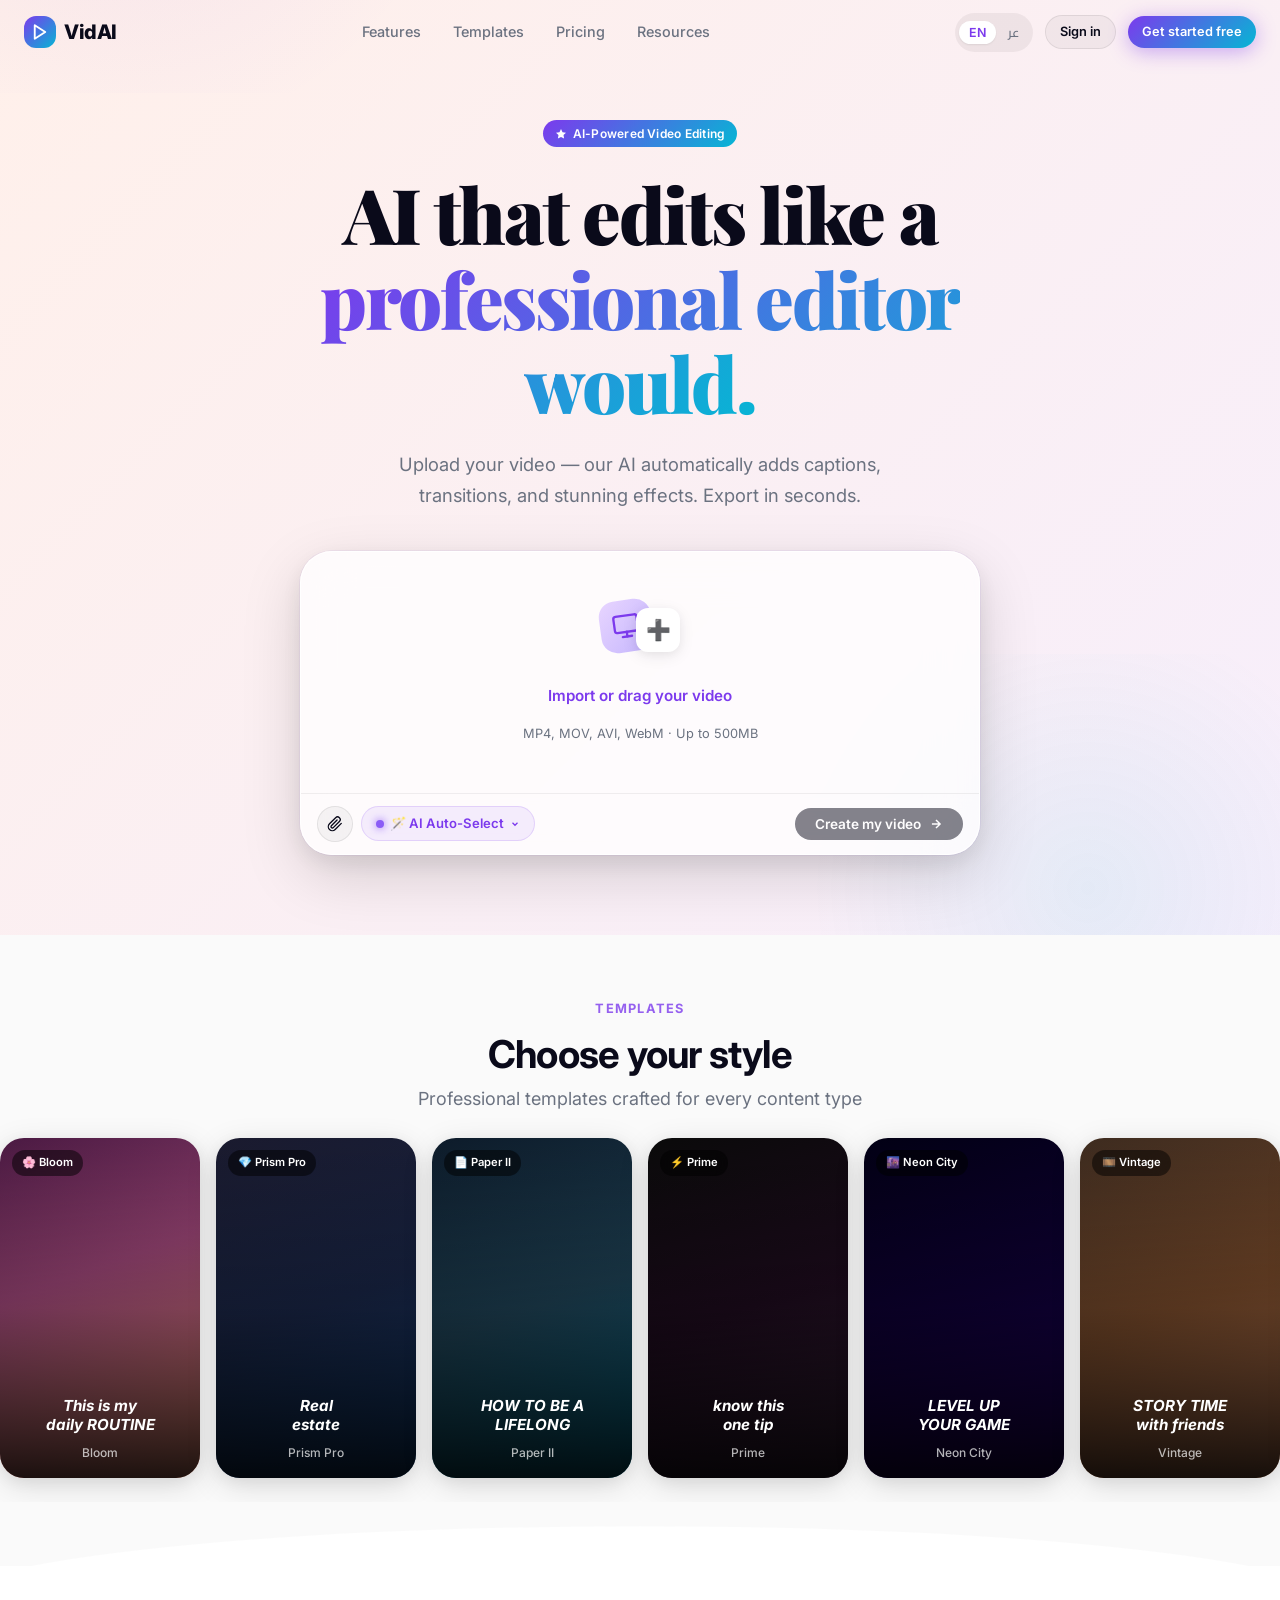
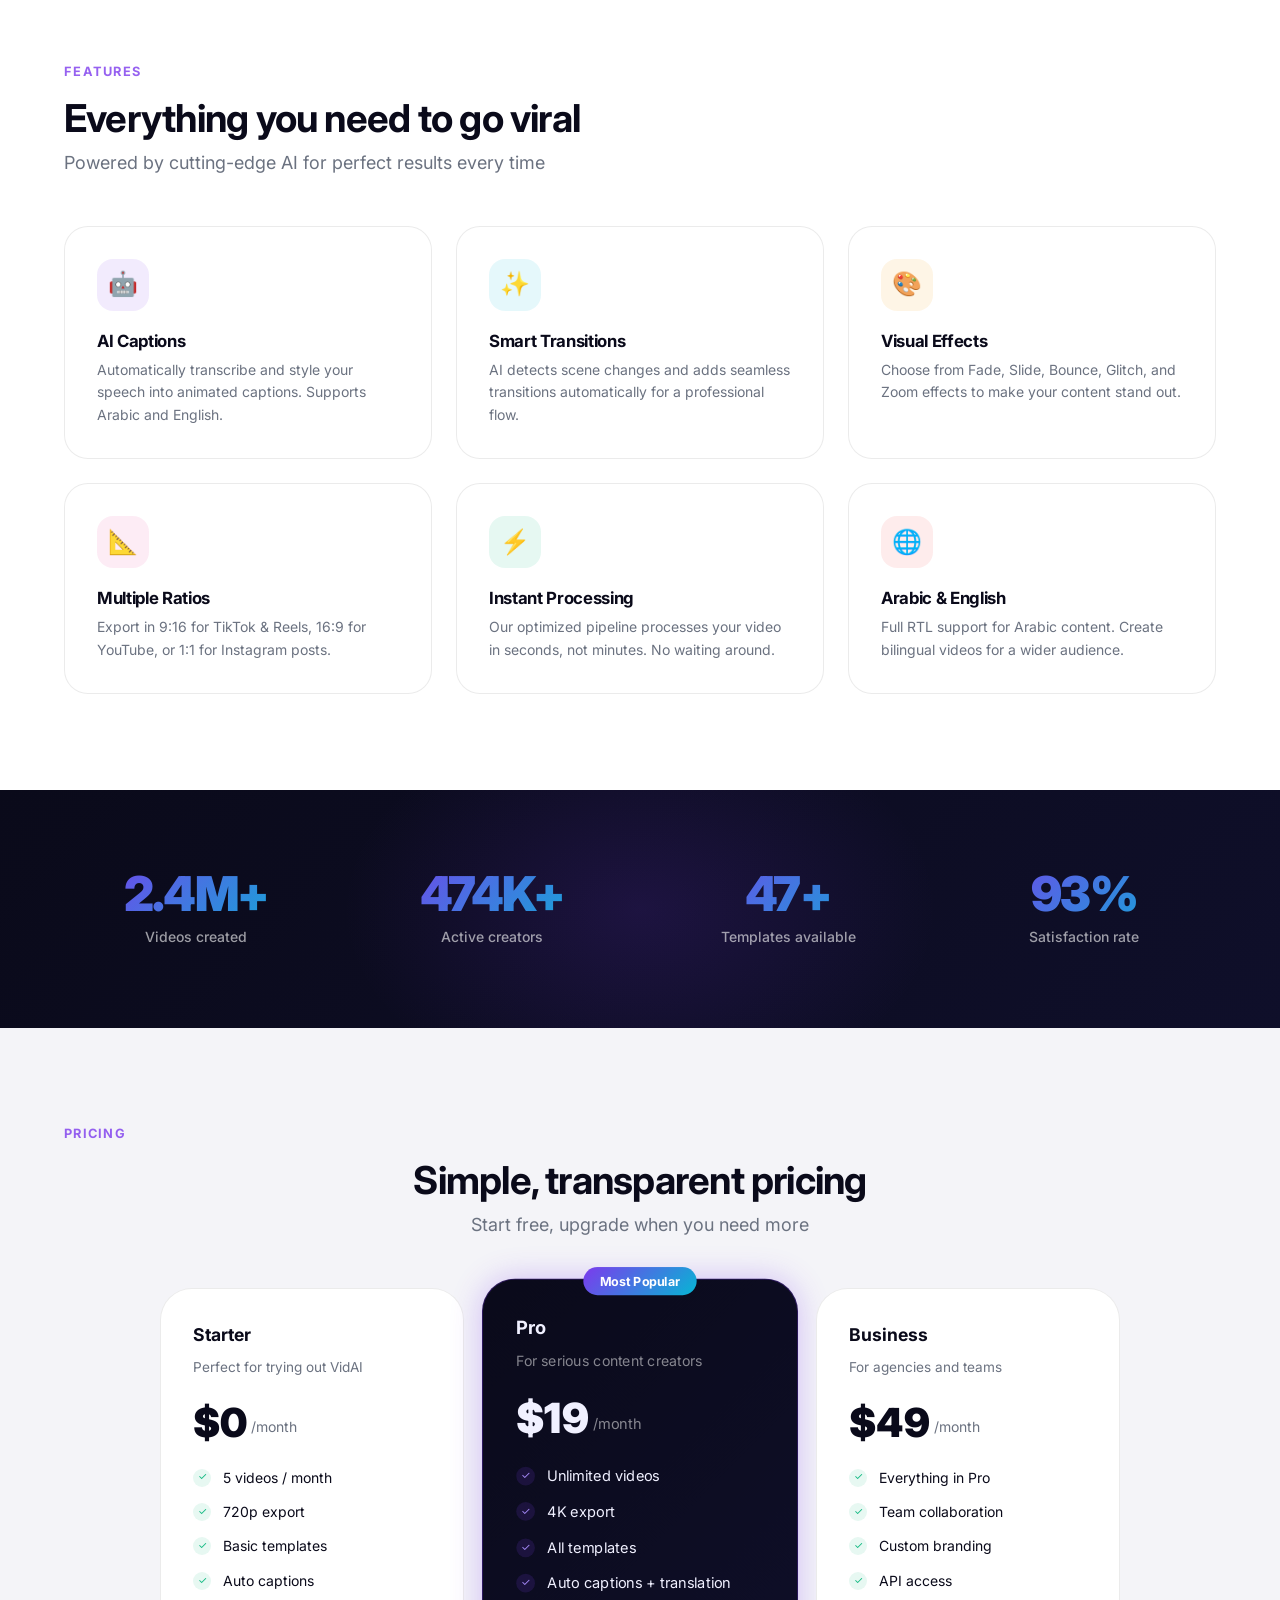
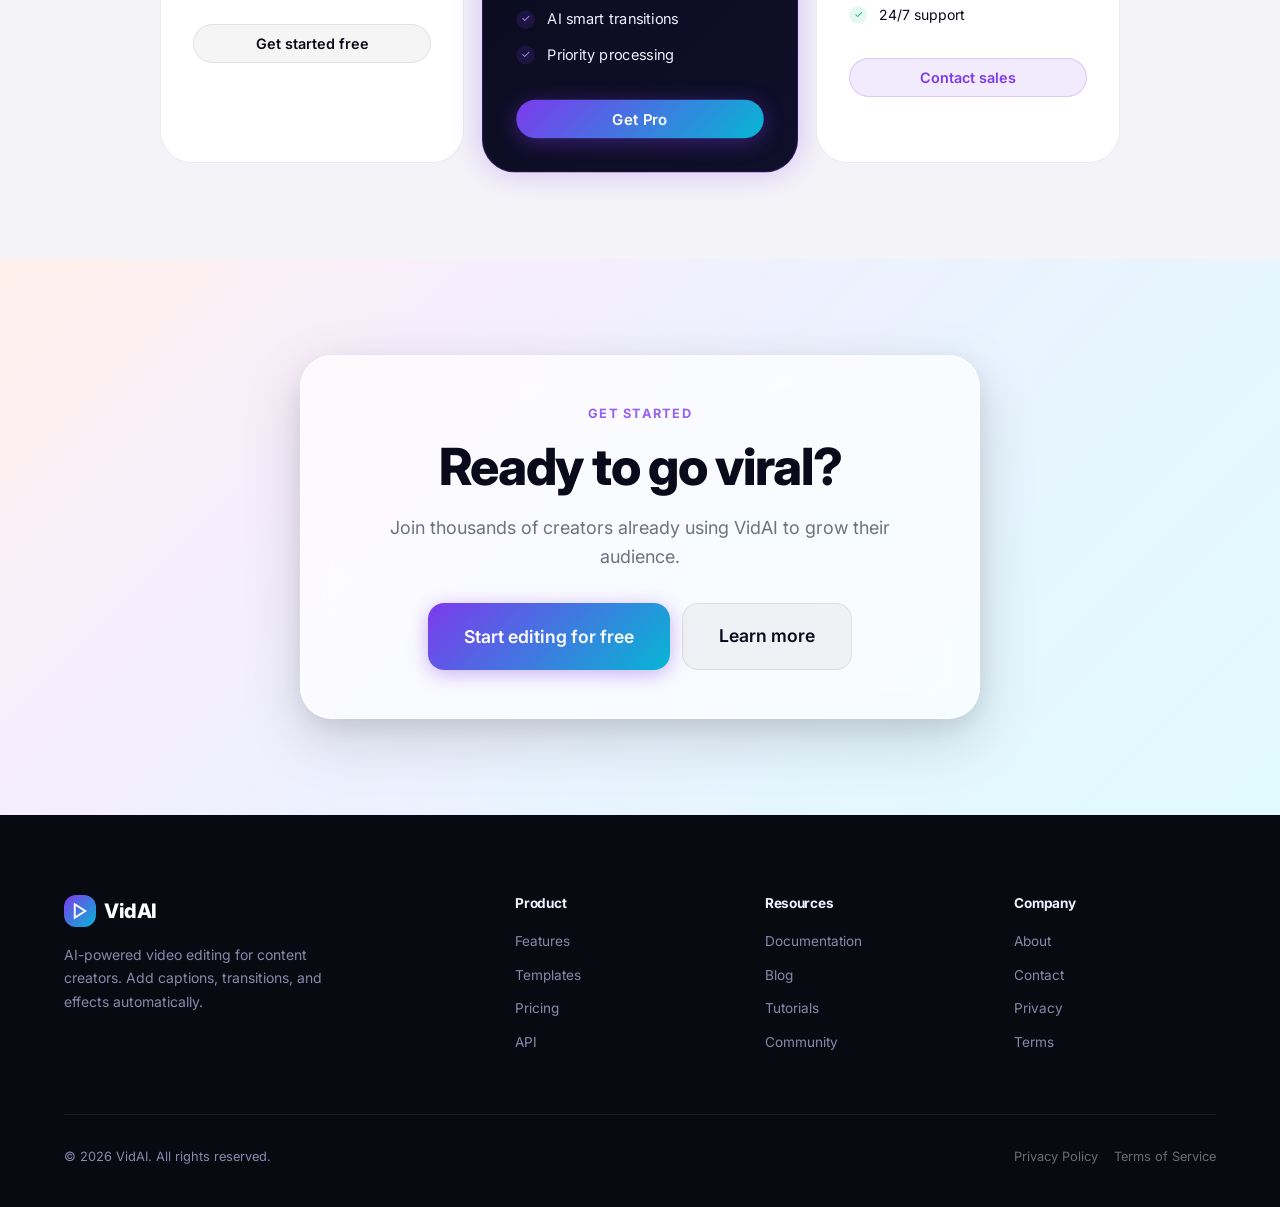
<file: index.html>
<!DOCTYPE html>
<html lang="en" dir="ltr">
<head>
  <meta charset="UTF-8" />
  <meta name="viewport" content="width=device-width, initial-scale=1.0" />
  <title>VidAI — AI that edits like a professional editor would</title>
  <meta name="description" content="Upload your video, let AI add captions, transitions, and effects automatically. Export like a pro in seconds." />
  <meta property="og:title" content="VidAI — AI Video Editor" />
  <meta property="og:description" content="AI-powered video editing with automatic captions, transitions and effects." />
  <link rel="stylesheet" href="css/main.css" />
  <link rel="stylesheet" href="css/landing.css" />
</head>
<body>

<!-- ==================== NAVBAR ==================== -->
<nav class="navbar" id="navbar" role="navigation" aria-label="Main navigation">
  <div class="navbar-logo">
    <div class="logo-icon">
      <svg width="18" height="18" viewBox="0 0 24 24" fill="none" stroke="currentColor" stroke-width="2.5" stroke-linecap="round" stroke-linejoin="round">
        <polygon points="5 3 19 12 5 21 5 3"/>
      </svg>
    </div>
    <span>VidAI</span>
  </div>

  <nav class="navbar-nav" aria-label="Site navigation">
    <a href="#features" class="nav-link" data-en="Features" data-ar="المميزات">Features</a>
    <a href="#templates" class="nav-link" data-en="Templates" data-ar="القوالب">Templates</a>
    <a href="#pricing" class="nav-link" data-en="Pricing" data-ar="الأسعار">Pricing</a>
    <a href="#" class="nav-link" data-en="Resources" data-ar="الموارد">Resources</a>
  </nav>

  <div class="navbar-actions">
    <!-- Language Toggle -->
    <div class="lang-toggle" role="group" aria-label="Language selection">
      <button class="lang-btn active" id="lang-en" onclick="setLang('en')" aria-pressed="true">EN</button>
      <button class="lang-btn" id="lang-ar" onclick="setLang('ar')" aria-pressed="false">عر</button>
    </div>
    <a href="#" class="btn btn-ghost btn-sm" data-en="Sign in" data-ar="تسجيل الدخول">Sign in</a>
    <a href="#upload" class="btn btn-primary btn-sm" data-en="Get started free" data-ar="ابدأ مجاناً">Get started free</a>
  </div>
</nav>

<!-- ==================== HERO SECTION ==================== -->
<section class="hero-section" id="home" aria-labelledby="hero-title">

  <div class="hero-badge animate-fade-up">
    <span class="badge badge-new">
      <svg width="12" height="12" viewBox="0 0 24 24" fill="currentColor"><path d="M12 2L15.09 8.26L22 9.27L17 14.14L18.18 21.02L12 17.77L5.82 21.02L7 14.14L2 9.27L8.91 8.26L12 2Z"/></svg>
      <span data-en="AI-Powered Video Editing" data-ar="تحرير فيديو بالذكاء الاصطناعي">AI-Powered Video Editing</span>
    </span>
  </div>

  <h1 class="hero-title" id="hero-title">
    <span data-en="AI that edits like a" data-ar="ذكاء اصطناعي يحرر مثل">AI that edits like a</span>
    <br/>
    <span class="text-gradient" data-en="professional editor would." data-ar="محرر محترف حقيقي.">professional editor would.</span>
  </h1>

  <p class="hero-subtitle">
    <span data-en="Upload your video — our AI automatically adds captions, transitions, and stunning effects. Export in seconds." data-ar="ارفع فيديوك — يضيف الذكاء الاصطناعي تلقائياً الكابشن والانتقالات والتأثيرات المذهلة. صدّر في ثوانٍ.">
      Upload your video — our AI automatically adds captions, transitions, and stunning effects. Export in seconds.
    </span>
  </p>

  <!-- Upload Widget -->
  <div class="upload-widget" id="upload">
    <div class="upload-drop-area" id="drop-area" role="button" tabindex="0" aria-label="Upload video" onclick="document.getElementById('file-input').click()" ondrop="handleDrop(event)" ondragover="handleDragOver(event)" ondragleave="handleDragLeave(event)" onkeydown="if(event.key==='Enter')document.getElementById('file-input').click()">
      <input type="file" id="file-input" accept="video/*" hidden onchange="handleFileSelect(event)" aria-label="Video file input" />

      <div class="upload-icon-stack">
        <div class="icon-back">
          <svg width="28" height="28" viewBox="0 0 24 24" fill="none" stroke="currentColor" stroke-width="2" stroke-linecap="round" stroke-linejoin="round">
            <rect x="2" y="3" width="20" height="14" rx="2"/><line x1="8" y1="21" x2="16" y2="21"/><line x1="12" y1="17" x2="12" y2="21"/>
          </svg>
        </div>
        <div class="icon-front">➕</div>
      </div>

      <p class="upload-title" data-en="Import or drag your video" data-ar="استورد أو اسحب فيديوك">Import or drag your video</p>
      <p class="upload-hint" data-en="MP4, MOV, AVI, WebM · Up to 500MB" data-ar="MP4، MOV، AVI، WebM · حتى 500 ميجابايت">MP4, MOV, AVI, WebM · Up to 500MB</p>
    </div>

    <!-- File Preview (hidden by default) -->
    <div class="file-preview-strip" id="file-preview" style="display:none;">
      <div class="file-thumb">
        <video id="preview-thumb" muted></video>
      </div>
      <div class="file-info">
        <div class="file-name" id="file-name-display"></div>
        <div class="file-meta" id="file-meta-display"></div>
      </div>
      <button class="file-remove" onclick="removeFile()" aria-label="Remove file">✕</button>
    </div>

    <div class="upload-bar">
      <div class="upload-bar-left">
        <button class="btn btn-ghost btn-sm" style="width:36px;height:36px;padding:0;border-radius:50%;" aria-label="Attachment">
          <svg width="16" height="16" viewBox="0 0 24 24" fill="none" stroke="currentColor" stroke-width="2" stroke-linecap="round" stroke-linejoin="round">
            <path d="M21.44 11.05l-9.19 9.19a6 6 0 0 1-8.49-8.49l9.19-9.19a4 4 0 0 1 5.66 5.66l-9.2 9.19a2 2 0 0 1-2.83-2.83l8.49-8.48"/>
          </svg>
        </button>

        <div class="template-chip" id="template-chip" onclick="showTemplateMenu()">
          <div class="chip-dot" style="background:#8b5cf6;box-shadow:0 0 8px #8b5cf6;"></div>
          <span id="template-chip-name" data-en="🪄 AI Auto-Select" data-ar="🪄 اختيار ذكي تلقائي">🪄 AI Auto-Select</span>
          <svg width="10" height="10" viewBox="0 0 24 24" fill="none" stroke="currentColor" stroke-width="3"><path d="M6 9l6 6 6-6"/></svg>
        </div>
      </div>

      <button class="create-btn" id="create-btn" onclick="startProcessing()" disabled aria-label="Create video">
        <span data-en="Create my video" data-ar="أنشئ فيديوي">Create my video</span>
        <svg width="14" height="14" viewBox="0 0 24 24" fill="none" stroke="currentColor" stroke-width="2.5"><path d="M5 12h14M12 5l7 7-7 7"/></svg>
      </button>
    </div>
  </div>

  <!-- Template Menu Dropdown -->
  <div class="card-glass" id="template-menu" style="display:none;position:absolute;top:calc(50% + 80px);z-index:100;padding:12px;max-width:300px;width:90%;">
    <p class="panel-section-title" style="padding:0 4px 8px;color:var(--clr-text-muted);" data-en="Choose a style" data-ar="اختر نمطاً">Choose a style</p>
    <div style="display:flex;flex-direction:column;gap:6px;" id="template-menu-list"></div>
  </div>

</section>

<!-- ==================== TEMPLATES GALLERY ==================== -->
<section class="templates-section" id="templates" aria-labelledby="templates-heading">
  <div class="container">
    <p class="section-label" data-en="TEMPLATES" data-ar="القوالب">TEMPLATES</p>
    <h2 class="heading-xl" id="templates-heading">
      <span data-en="Choose your style" data-ar="اختر نمطك">Choose your style</span>
    </h2>
    <p class="text-muted text-lg" style="margin-top:8px;" data-en="Professional templates crafted for every content type" data-ar="قوالب احترافية لكل نوع من المحتوى">
      Professional templates crafted for every content type
    </p>
  </div>

  <div class="templates-grid" id="templates-grid" role="list">
    <!-- Templates injected by JS -->
  </div>
</section>

<!-- ==================== FEATURES SECTION ==================== -->
<section class="features-section" id="features" aria-labelledby="features-heading">
  <div class="container">
    <p class="section-label" data-en="FEATURES" data-ar="المميزات">FEATURES</p>
    <h2 class="heading-xl" id="features-heading" data-en="Everything you need to go viral" data-ar="كل ما تحتاجه للانتشار">Everything you need to go viral</h2>
    <p class="text-muted text-lg" style="margin-top:8px;" data-en="Powered by cutting-edge AI for perfect results every time" data-ar="مدعوم بذكاء اصطناعي متطور لنتائج مثالية في كل مرة">Powered by cutting-edge AI for perfect results every time</p>

    <div class="features-grid">
      <article class="feature-card animate-fade-up">
        <div class="feature-icon">🤖</div>
        <h3 data-en="AI Captions" data-ar="كابشن تلقائي">AI Captions</h3>
        <p data-en="Automatically transcribe and style your speech into animated captions. Supports Arabic and English." data-ar="تحويل كلامك تلقائياً إلى كابشن متحركة وأنيقة. يدعم العربية والإنجليزية.">Automatically transcribe and style your speech into animated captions. Supports Arabic and English.</p>
      </article>

      <article class="feature-card animate-fade-up delay-100">
        <div class="feature-icon">✨</div>
        <h3 data-en="Smart Transitions" data-ar="انتقالات ذكية">Smart Transitions</h3>
        <p data-en="AI detects scene changes and adds seamless transitions automatically for a professional flow." data-ar="يكشف الذكاء الاصطناعي تغيرات المشاهد ويضيف انتقالات سلسة تلقائياً.">AI detects scene changes and adds seamless transitions automatically for a professional flow.</p>
      </article>

      <article class="feature-card animate-fade-up delay-200">
        <div class="feature-icon">🎨</div>
        <h3 data-en="Visual Effects" data-ar="مؤثرات بصرية">Visual Effects</h3>
        <p data-en="Choose from Fade, Slide, Bounce, Glitch, and Zoom effects to make your content stand out." data-ar="اختر من تأثيرات Fade وSlide وBounce وGlitch وZoom لتميز محتواك.">Choose from Fade, Slide, Bounce, Glitch, and Zoom effects to make your content stand out.</p>
      </article>

      <article class="feature-card animate-fade-up delay-300">
        <div class="feature-icon">📐</div>
        <h3 data-en="Multiple Ratios" data-ar="نسب متعددة">Multiple Ratios</h3>
        <p data-en="Export in 9:16 for TikTok & Reels, 16:9 for YouTube, or 1:1 for Instagram posts." data-ar="صدّر بنسبة 9:16 لتيك توك وريلز، أو 16:9 ليوتيوب، أو 1:1 لمنشورات إنستغرام.">Export in 9:16 for TikTok & Reels, 16:9 for YouTube, or 1:1 for Instagram posts.</p>
      </article>

      <article class="feature-card animate-fade-up delay-400">
        <div class="feature-icon">⚡</div>
        <h3 data-en="Instant Processing" data-ar="معالجة فورية">Instant Processing</h3>
        <p data-en="Our optimized pipeline processes your video in seconds, not minutes. No waiting around." data-ar="خط معالجتنا المحسّن يعالج فيديوك في ثوانٍ، لا دقائق.">Our optimized pipeline processes your video in seconds, not minutes. No waiting around.</p>
      </article>

      <article class="feature-card animate-fade-up delay-500">
        <div class="feature-icon">🌐</div>
        <h3 data-en="Arabic & English" data-ar="عربي وإنجليزي">Arabic & English</h3>
        <p data-en="Full RTL support for Arabic content. Create bilingual videos for a wider audience." data-ar="دعم كامل للكتابة من اليمين لليسار. أنشئ فيديوهات ثنائية اللغة لجمهور أوسع.">Full RTL support for Arabic content. Create bilingual videos for a wider audience.</p>
      </article>
    </div>
  </div>
</section>

<!-- ==================== STATS SECTION ==================== -->
<section class="stats-section" aria-labelledby="stats-heading">
  <div class="container">
    <h2 class="sr-only" id="stats-heading">Platform Statistics</h2>
    <div class="stats-grid">
      <div class="stat-item">
        <div class="stat-number" id="stat-1">0M+</div>
        <div class="stat-label" data-en="Videos created" data-ar="فيديو تم إنشاؤه">Videos created</div>
      </div>
      <div class="stat-item">
        <div class="stat-number" id="stat-2">0K+</div>
        <div class="stat-label" data-en="Active creators" data-ar="منشئ محتوى نشط">Active creators</div>
      </div>
      <div class="stat-item">
        <div class="stat-number" id="stat-3">0+</div>
        <div class="stat-label" data-en="Templates available" data-ar="قالب متاح">Templates available</div>
      </div>
      <div class="stat-item">
        <div class="stat-number" id="stat-4">0%</div>
        <div class="stat-label" data-en="Satisfaction rate" data-ar="معدل الرضا">Satisfaction rate</div>
      </div>
    </div>
  </div>
</section>

<!-- ==================== PRICING SECTION ==================== -->
<section class="pricing-section" id="pricing" aria-labelledby="pricing-heading">
  <div class="container">
    <p class="section-label" data-en="PRICING" data-ar="الأسعار">PRICING</p>
    <h2 class="heading-xl" id="pricing-heading" style="text-align:center;" data-en="Simple, transparent pricing" data-ar="أسعار بسيطة وشفافة">Simple, transparent pricing</h2>
    <p class="text-muted text-lg" style="text-align:center;margin-top:8px;" data-en="Start free, upgrade when you need more" data-ar="ابدأ مجاناً، وترقّ عندما تحتاج المزيد">Start free, upgrade when you need more</p>

    <div class="pricing-grid">
      <!-- Free Plan -->
      <div class="pricing-card">
        <div class="plan-name" data-en="Starter" data-ar="مبتدئ">Starter</div>
        <p class="plan-desc" data-en="Perfect for trying out VidAI" data-ar="مثالي لتجربة VidAI">Perfect for trying out VidAI</p>
        <div class="price">
          <span class="price-amount">$0</span>
          <span class="price-period" data-en="/month" data-ar="/شهر">/month</span>
        </div>
        <ul class="feature-list">
          <li class="feature-item"><span class="check">✓</span><span data-en="5 videos / month" data-ar="5 فيديوهات / شهر">5 videos / month</span></li>
          <li class="feature-item"><span class="check">✓</span><span data-en="720p export" data-ar="تصدير 720p">720p export</span></li>
          <li class="feature-item"><span class="check">✓</span><span data-en="Basic templates" data-ar="قوالب أساسية">Basic templates</span></li>
          <li class="feature-item"><span class="check">✓</span><span data-en="Auto captions" data-ar="كابشن تلقائي">Auto captions</span></li>
        </ul>
        <button class="btn btn-ghost w-full" data-en="Get started free" data-ar="ابدأ مجاناً" onclick="document.getElementById('upload').scrollIntoView({behavior:'smooth'})">Get started free</button>
      </div>

      <!-- Pro Plan (featured) -->
      <div class="pricing-card featured">
        <div class="featured-badge" data-en="Most Popular" data-ar="الأكثر شعبية">Most Popular</div>
        <div class="plan-name" data-en="Pro" data-ar="محترف">Pro</div>
        <p class="plan-desc" style="color:rgba(255,255,255,0.5);" data-en="For serious content creators" data-ar="للمنشئين الجادين">For serious content creators</p>
        <div class="price">
          <span class="price-amount">$19</span>
          <span class="price-period" style="color:rgba(255,255,255,0.5);" data-en="/month" data-ar="/شهر">/month</span>
        </div>
        <ul class="feature-list">
          <li class="feature-item"><span class="check">✓</span><span data-en="Unlimited videos" data-ar="فيديوهات غير محدودة">Unlimited videos</span></li>
          <li class="feature-item"><span class="check">✓</span><span data-en="4K export" data-ar="تصدير 4K">4K export</span></li>
          <li class="feature-item"><span class="check">✓</span><span data-en="All templates" data-ar="جميع القوالب">All templates</span></li>
          <li class="feature-item"><span class="check">✓</span><span data-en="Auto captions + translation" data-ar="كابشن تلقائي + ترجمة">Auto captions + translation</span></li>
          <li class="feature-item"><span class="check">✓</span><span data-en="AI smart transitions" data-ar="انتقالات ذكية بالذكاء الاصطناعي">AI smart transitions</span></li>
          <li class="feature-item"><span class="check">✓</span><span data-en="Priority processing" data-ar="معالجة ذات أولوية">Priority processing</span></li>
        </ul>
        <button class="btn btn-primary w-full" data-en="Get Pro" data-ar="احصل على Pro" onclick="document.getElementById('upload').scrollIntoView({behavior:'smooth'})">Get Pro</button>
      </div>

      <!-- Business Plan -->
      <div class="pricing-card">
        <div class="plan-name" data-en="Business" data-ar="أعمال">Business</div>
        <p class="plan-desc" data-en="For agencies and teams" data-ar="للوكالات والفرق">For agencies and teams</p>
        <div class="price">
          <span class="price-amount">$49</span>
          <span class="price-period" data-en="/month" data-ar="/شهر">/month</span>
        </div>
        <ul class="feature-list">
          <li class="feature-item"><span class="check">✓</span><span data-en="Everything in Pro" data-ar="كل شيء في Pro">Everything in Pro</span></li>
          <li class="feature-item"><span class="check">✓</span><span data-en="Team collaboration" data-ar="تعاون الفريق">Team collaboration</span></li>
          <li class="feature-item"><span class="check">✓</span><span data-en="Custom branding" data-ar="علامة تجارية مخصصة">Custom branding</span></li>
          <li class="feature-item"><span class="check">✓</span><span data-en="API access" data-ar="وصول API">API access</span></li>
          <li class="feature-item"><span class="check">✓</span><span data-en="24/7 support" data-ar="دعم 24/7">24/7 support</span></li>
        </ul>
        <button class="btn btn-secondary w-full" data-en="Contact sales" data-ar="تواصل مع المبيعات">Contact sales</button>
      </div>
    </div>
  </div>
</section>

<!-- ==================== CTA SECTION ==================== -->
<section class="cta-section" aria-labelledby="cta-heading">
  <div class="container">
    <div class="cta-box">
      <p class="section-label" data-en="GET STARTED" data-ar="ابدأ الآن">GET STARTED</p>
      <h2 class="display-lg" id="cta-heading" style="margin-bottom:16px;">
        <span data-en="Ready to go viral?" data-ar="جاهز للانتشار؟">Ready to go viral?</span>
      </h2>
      <p class="text-muted text-lg" style="margin-bottom:32px;" data-en="Join thousands of creators already using VidAI to grow their audience." data-ar="انضم لآلاف المنشئين الذين يستخدمون VidAI بالفعل لتنمية جمهورهم.">
        Join thousands of creators already using VidAI to grow their audience.
      </p>
      <div class="flex justify-center gap-3" style="flex-wrap:wrap;">
        <button class="btn btn-primary btn-xl" onclick="document.getElementById('upload').scrollIntoView({behavior:'smooth'})" data-en="Start editing for free" data-ar="ابدأ التحرير مجاناً">Start editing for free</button>
        <a href="#features" class="btn btn-ghost btn-xl" data-en="Learn more" data-ar="اعرف المزيد">Learn more</a>
      </div>
    </div>
  </div>
</section>

<!-- ==================== FOOTER ==================== -->
<footer class="site-footer" aria-label="Site footer">
  <div class="container">
    <div class="footer-grid">
      <div class="footer-brand">
        <div class="navbar-logo" style="margin-bottom:16px;">
          <div class="logo-icon">
            <svg width="18" height="18" viewBox="0 0 24 24" fill="none" stroke="currentColor" stroke-width="2.5"><polygon points="5 3 19 12 5 21 5 3"/></svg>
          </div>
          <span style="color:white;">VidAI</span>
        </div>
        <p data-en="AI-powered video editing for content creators. Add captions, transitions, and effects automatically." data-ar="تحرير فيديو بالذكاء الاصطناعي لمنشئي المحتوى. أضف الكابشن والانتقالات والتأثيرات تلقائياً.">AI-powered video editing for content creators. Add captions, transitions, and effects automatically.</p>
      </div>
      <div class="footer-col">
        <h4 data-en="Product" data-ar="المنتج">Product</h4>
        <a href="#features" data-en="Features" data-ar="المميزات">Features</a>
        <a href="#templates" data-en="Templates" data-ar="القوالب">Templates</a>
        <a href="#pricing" data-en="Pricing" data-ar="الأسعار">Pricing</a>
        <a href="#" data-en="API" data-ar="API">API</a>
      </div>
      <div class="footer-col">
        <h4 data-en="Resources" data-ar="الموارد">Resources</h4>
        <a href="#" data-en="Documentation" data-ar="التوثيق">Documentation</a>
        <a href="#" data-en="Blog" data-ar="المدونة">Blog</a>
        <a href="#" data-en="Tutorials" data-ar="الدروس">Tutorials</a>
        <a href="#" data-en="Community" data-ar="المجتمع">Community</a>
      </div>
      <div class="footer-col">
        <h4 data-en="Company" data-ar="الشركة">Company</h4>
        <a href="#" data-en="About" data-ar="حول">About</a>
        <a href="#" data-en="Contact" data-ar="اتصل بنا">Contact</a>
        <a href="#" data-en="Privacy" data-ar="الخصوصية">Privacy</a>
        <a href="#" data-en="Terms" data-ar="الشروط">Terms</a>
      </div>
    </div>
    <div class="footer-bottom">
      <p>© 2026 VidAI. <span data-en="All rights reserved." data-ar="جميع الحقوق محفوظة.">All rights reserved.</span></p>
      <div class="flex gap-4" style="align-items:center;">
        <a href="#" style="color:rgba(255,255,255,0.4);font-size:0.8rem;" data-en="Privacy Policy" data-ar="سياسة الخصوصية">Privacy Policy</a>
        <a href="#" style="color:rgba(255,255,255,0.4);font-size:0.8rem;" data-en="Terms of Service" data-ar="شروط الخدمة">Terms of Service</a>
      </div>
    </div>
  </div>
</footer>

<!-- ==================== SCRIPTS ==================== -->
<script src="js/templates.js"></script>
<script src="js/app.js"></script>
<script src="js/upload.js"></script>

</body>
</html>
</file>
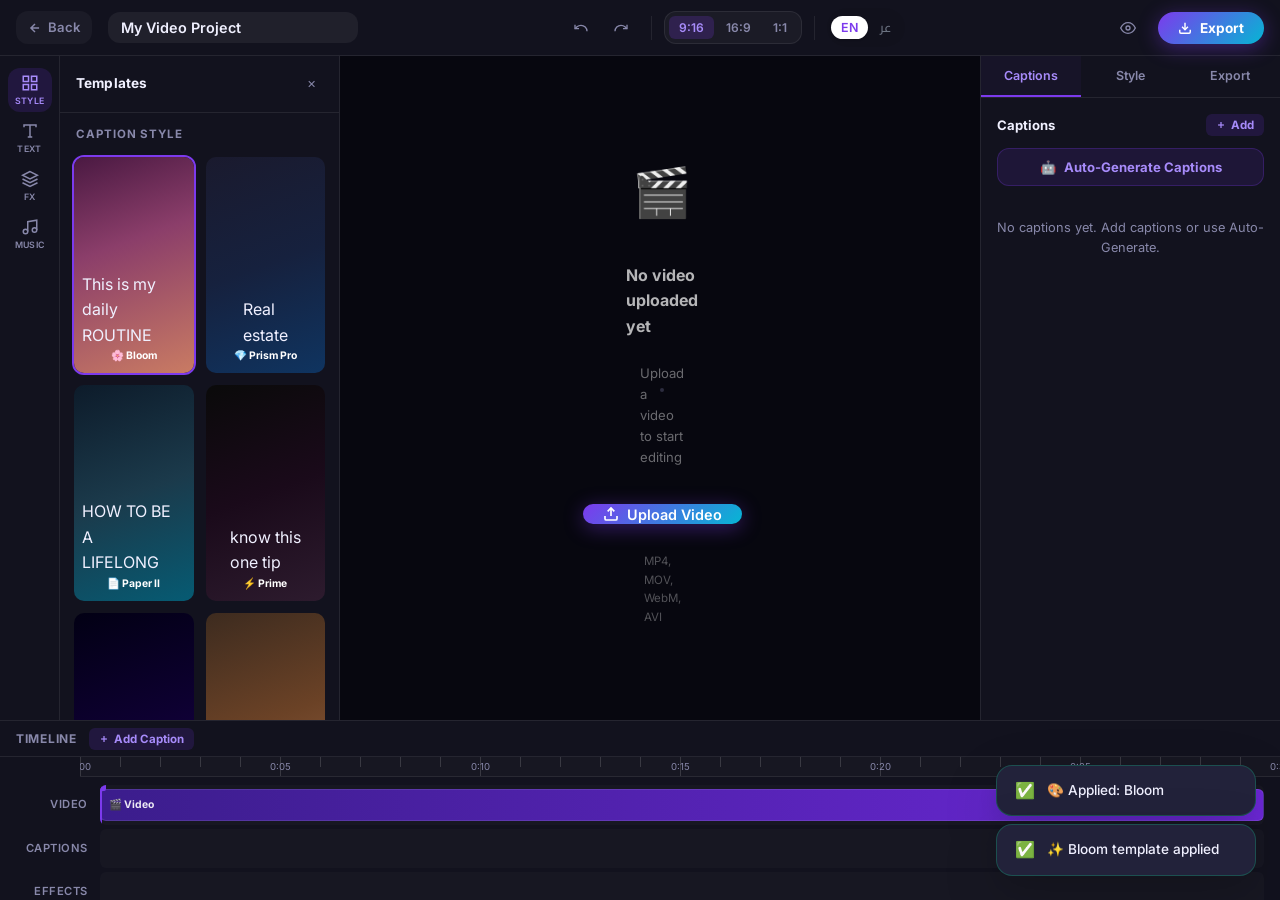
<file: editor.html>
<!DOCTYPE html>
<html lang="en" dir="ltr">
<head>
  <meta charset="UTF-8" />
  <meta name="viewport" content="width=device-width, initial-scale=1.0" />
  <title>VidAI Editor — Video Editor</title>
  <meta name="description" content="Edit your video with AI-powered captions, effects, and transitions." />
  <link rel="stylesheet" href="css/main.css" />
  <link rel="stylesheet" href="css/editor.css" />
</head>
<body>

<div class="editor-page" id="editor-page">

  <!-- ==================== TOPBAR ==================== -->
  <header class="editor-topbar" role="banner">
    <div class="topbar-left">
      <a href="index.html" class="topbar-back" aria-label="Go back to home">
        <svg width="14" height="14" viewBox="0 0 24 24" fill="none" stroke="currentColor" stroke-width="2.5"><path d="M19 12H5M12 5l-7 7 7 7"/></svg>
        <span data-en="Back" data-ar="رجوع">Back</span>
      </a>
      <input type="text" class="project-name-input" id="project-name" value="My Video Project" aria-label="Project name" />
    </div>

    <div class="topbar-center">
      <!-- Undo/Redo -->
      <button class="topbar-tool-btn" onclick="editorUndo()" title="Undo" aria-label="Undo" id="btn-undo">
        <svg width="16" height="16" viewBox="0 0 24 24" fill="none" stroke="currentColor" stroke-width="2"><path d="M3 7v6h6"/><path d="M21 17a9 9 0 0 0-9-9 9 9 0 0 0-6 2.3L3 13"/></svg>
      </button>
      <button class="topbar-tool-btn" onclick="editorRedo()" title="Redo" aria-label="Redo" id="btn-redo">
        <svg width="16" height="16" viewBox="0 0 24 24" fill="none" stroke="currentColor" stroke-width="2"><path d="M21 7v6h-6"/><path d="M3 17a9 9 0 0 1 9-9 9 9 0 0 1 6 2.3L21 13"/></svg>
      </button>

      <div class="topbar-divider" aria-hidden="true"></div>

      <!-- Aspect Ratio Selector -->
      <div class="aspect-selector" role="group" aria-label="Aspect ratio">
        <button class="aspect-btn active" id="ratio-916" onclick="setRatio('9:16')" aria-pressed="true" data-en="9:16" data-ar="9:16">9:16</button>
        <button class="aspect-btn" id="ratio-169" onclick="setRatio('16:9')" aria-pressed="false" data-en="16:9" data-ar="16:9">16:9</button>
        <button class="aspect-btn" id="ratio-11" onclick="setRatio('1:1')" aria-pressed="false" data-en="1:1" data-ar="1:1">1:1</button>
      </div>

      <div class="topbar-divider" aria-hidden="true"></div>

      <!-- Language Toggle in Editor -->
      <div class="lang-toggle" role="group" aria-label="Language">
        <button class="lang-btn active" id="editor-lang-en" onclick="setLang('en')">EN</button>
        <button class="lang-btn" id="editor-lang-ar" onclick="setLang('ar')">عر</button>
      </div>
    </div>

    <div class="topbar-right">
      <button class="topbar-tool-btn" title="Preview" aria-label="Preview" onclick="togglePreviewMode()">
        <svg width="16" height="16" viewBox="0 0 24 24" fill="none" stroke="currentColor" stroke-width="2"><path d="M1 12s4-8 11-8 11 8 11 8-4 8-11 8-11-8-11-8z"/><circle cx="12" cy="12" r="3"/></svg>
      </button>

      <button class="export-btn" onclick="openExportModal()" aria-label="Export video" id="export-btn">
        <svg width="14" height="14" viewBox="0 0 24 24" fill="none" stroke="currentColor" stroke-width="2.5"><path d="M21 15v4a2 2 0 0 1-2 2H5a2 2 0 0 1-2-2v-4"/><polyline points="7 10 12 15 17 10"/><line x1="12" y1="15" x2="12" y2="3"/></svg>
        <span data-en="Export" data-ar="تصدير">Export</span>
      </button>
    </div>
  </header>

  <!-- ==================== EDITOR BODY ==================== -->
  <div class="editor-body">

    <!-- Left Icon Sidebar -->
    <aside class="editor-sidebar-left" aria-label="Editor tools">
      <button class="sidebar-icon-btn active" id="sidebar-templates" onclick="toggleLeftPanel('templates')" data-tooltip="Templates" aria-label="Templates panel" aria-pressed="true">
        <svg width="18" height="18" viewBox="0 0 24 24" fill="none" stroke="currentColor" stroke-width="2"><rect x="3" y="3" width="7" height="7"/><rect x="14" y="3" width="7" height="7"/><rect x="3" y="14" width="7" height="7"/><rect x="14" y="14" width="7" height="7"/></svg>
        <span class="icon-label" data-en="Style" data-ar="نمط">Style</span>
      </button>

      <button class="sidebar-icon-btn" id="sidebar-text" onclick="toggleLeftPanel('text')" data-tooltip="Add Text" aria-label="Text panel" aria-pressed="false">
        <svg width="18" height="18" viewBox="0 0 24 24" fill="none" stroke="currentColor" stroke-width="2"><path d="M4 7V4h16v3"/><path d="M9 20h6"/><path d="M12 4v16"/></svg>
        <span class="icon-label" data-en="Text" data-ar="نص">Text</span>
      </button>

      <button class="sidebar-icon-btn" id="sidebar-effects" onclick="toggleLeftPanel('effects')" data-tooltip="Effects" aria-label="Effects panel" aria-pressed="false">
        <svg width="18" height="18" viewBox="0 0 24 24" fill="none" stroke="currentColor" stroke-width="2"><path d="M12 2L2 7l10 5 10-5-10-5z"/><path d="M2 17l10 5 10-5"/><path d="M2 12l10 5 10-5"/></svg>
        <span class="icon-label" data-en="FX" data-ar="FX">FX</span>
      </button>

      <button class="sidebar-icon-btn" id="sidebar-music" onclick="toggleLeftPanel('music')" data-tooltip="Music" aria-label="Music panel" aria-pressed="false">
        <svg width="18" height="18" viewBox="0 0 24 24" fill="none" stroke="currentColor" stroke-width="2"><path d="M9 18V5l12-2v13"/><circle cx="6" cy="18" r="3"/><circle cx="18" cy="16" r="3"/></svg>
        <span class="icon-label" data-en="Music" data-ar="موسيقى">Music</span>
      </button>
    </aside>

    <!-- Left Content Panel -->
    <aside class="editor-panel" id="left-panel" aria-label="Templates and styles">
      <div class="panel-header">
        <span class="panel-title" id="left-panel-title" data-en="Templates" data-ar="القوالب">Templates</span>
        <button class="panel-close" onclick="closeLeftPanel()" aria-label="Close panel">✕</button>
      </div>
      <div class="panel-body dark-scroll" id="left-panel-body">

        <!-- Templates Section -->
        <div id="panel-templates-content">
          <div class="panel-section">
            <div class="panel-section-title" data-en="CAPTION STYLE" data-ar="نمط الكابشن">CAPTION STYLE</div>
            <div class="template-list" id="editor-template-list">
              <!-- Injected by JS -->
            </div>
          </div>

          <div class="panel-section">
            <div class="panel-section-title" data-en="TRANSITIONS" data-ar="الانتقالات">TRANSITIONS</div>
            <div style="display:grid;grid-template-columns:1fr 1fr;gap:8px;">
              <button class="effect-chip active" onclick="setTransition('fade')" id="trans-fade">✦ Fade</button>
              <button class="effect-chip" onclick="setTransition('slide')" id="trans-slide">→ Slide</button>
              <button class="effect-chip" onclick="setTransition('zoom')" id="trans-zoom">⊙ Zoom</button>
              <button class="effect-chip" onclick="setTransition('dissolve')" id="trans-dissolve">◈ Dissolve</button>
            </div>
          </div>
        </div>

        <!-- Text Section -->
        <div id="panel-text-content" style="display:none;">
          <div class="panel-section">
            <div class="panel-section-title" data-en="ADD CAPTION" data-ar="أضف كابشن">ADD CAPTION</div>
            <div class="caption-form">
              <label class="form-label" for="new-caption-text" data-en="Caption text" data-ar="نص الكابشن">Caption text</label>
              <textarea class="form-input form-textarea" id="new-caption-text" placeholder="Type your caption..." aria-label="Caption text"></textarea>

              <div class="form-row" style="margin-top:12px;">
                <div>
                  <label class="form-label" for="caption-start" data-en="Start (s)" data-ar="بداية (ث)">Start (s)</label>
                  <input type="number" class="form-input" id="caption-start" value="0" min="0" step="0.1" aria-label="Caption start time" />
                </div>
                <div>
                  <label class="form-label" for="caption-end" data-en="End (s)" data-ar="نهاية (ث)">End (s)</label>
                  <input type="number" class="form-input" id="caption-end" value="3" min="0" step="0.1" aria-label="Caption end time" />
                </div>
              </div>

              <label class="form-label" for="caption-effect" style="margin-top:8px;" data-en="Animation" data-ar="الأنيميشن">Animation</label>
              <select class="form-select" id="caption-effect" aria-label="Caption animation effect">
                <option value="fadeUp" data-en="Fade Up" data-ar="تلاشي للأعلى">Fade Up</option>
                <option value="fadeIn" data-en="Fade In" data-ar="تلاشي للداخل">Fade In</option>
                <option value="slideLeft" data-en="Slide from Left" data-ar="انزلاق من اليسار">Slide from Left</option>
                <option value="slideRight" data-en="Slide from Right" data-ar="انزلاق من اليمين">Slide from Right</option>
                <option value="bounce" data-en="Bounce" data-ar="ارتداد">Bounce</option>
                <option value="glitch" data-en="Glitch" data-ar="تشويش">Glitch</option>
                <option value="typewriter" data-en="Typewriter" data-ar="آلة كاتبة">Typewriter</option>
                <option value="zoom" data-en="Zoom In" data-ar="تكبير">Zoom In</option>
              </select>

              <label class="form-label" style="margin-top:8px;" data-en="Text color" data-ar="لون النص">Text color</label>
              <div class="color-row" id="text-color-row">
                <div class="color-swatch selected" style="background:#FFFFFF;" data-color="#FFFFFF" onclick="selectColor(this,'text')" role="radio" aria-checked="true" tabindex="0"></div>
                <div class="color-swatch" style="background:#FFEB3B;" data-color="#FFEB3B" onclick="selectColor(this,'text')" role="radio" aria-checked="false" tabindex="0"></div>
                <div class="color-swatch" style="background:#00E5FF;" data-color="#00E5FF" onclick="selectColor(this,'text')" role="radio" aria-checked="false" tabindex="0"></div>
                <div class="color-swatch" style="background:#FF4081;" data-color="#FF4081" onclick="selectColor(this,'text')" role="radio" aria-checked="false" tabindex="0"></div>
                <div class="color-swatch" style="background:#69F0AE;" data-color="#69F0AE" onclick="selectColor(this,'text')" role="radio" aria-checked="false" tabindex="0"></div>
                <div class="color-swatch" style="background:#FF6D00;" data-color="#FF6D00" onclick="selectColor(this,'text')" role="radio" aria-checked="false" tabindex="0"></div>
                <input type="color" id="custom-text-color" style="width:24px;height:24px;border-radius:50%;border:none;padding:0;cursor:pointer;" onchange="customColor(this,'text')" aria-label="Custom text color" />
              </div>

              <label class="form-label" style="margin-top:8px;" data-en="Font size" data-ar="حجم الخط">Font size</label>
              <div style="display:flex;align-items:center;gap:8px;">
                <input type="range" id="font-size-slider" min="16" max="80" value="36" style="flex:1;" oninput="document.getElementById('font-size-val').textContent=this.value+'px'" aria-label="Font size" />
                <span id="font-size-val" style="color:var(--dark-text-muted);font-size:0.8rem;min-width:38px;">36px</span>
              </div>

              <button class="btn btn-primary w-full" style="margin-top:12px;" onclick="addCaption()" id="add-caption-btn">
                <svg width="14" height="14" viewBox="0 0 24 24" fill="none" stroke="currentColor" stroke-width="2.5"><line x1="12" y1="5" x2="12" y2="19"/><line x1="5" y1="12" x2="19" y2="12"/></svg>
                <span data-en="Add Caption" data-ar="أضف كابشن">Add Caption</span>
              </button>
            </div>
          </div>
        </div>

        <!-- Effects Section -->
        <div id="panel-effects-content" style="display:none;">
          <div class="panel-section">
            <div class="panel-section-title" data-en="VISUAL EFFECTS" data-ar="التأثيرات البصرية">VISUAL EFFECTS</div>
            <div style="display:flex;flex-direction:column;gap:8px;" id="effects-list">
              <!-- Injected by JS -->
            </div>
          </div>
          <div class="panel-section">
            <div class="panel-section-title" data-en="FILTERS" data-ar="الفلاتر">FILTERS</div>
            <div style="display:grid;grid-template-columns:1fr 1fr;gap:8px;" id="filters-list">
              <!-- Injected by JS -->
            </div>
          </div>
        </div>

        <!-- Music Section -->
        <div id="panel-music-content" style="display:none;">
          <div class="panel-section">
            <div class="panel-section-title" data-en="BACKGROUND MUSIC" data-ar="موسيقى الخلفية">BACKGROUND MUSIC</div>
            <p style="font-size:0.8rem;color:var(--dark-text-muted);margin-bottom:12px;" data-en="Upload an audio file to add background music." data-ar="ارفع ملف صوتي لإضافة موسيقى خلفية.">Upload an audio file to add background music.</p>
            <button class="btn btn-ghost w-full" style="color:var(--dark-text);" onclick="document.getElementById('audio-input').click()">
              <svg width="14" height="14" viewBox="0 0 24 24" fill="none" stroke="currentColor" stroke-width="2"><path d="M21 15v4a2 2 0 0 1-2 2H5a2 2 0 0 1-2-2v-4"/><polyline points="17 8 12 3 7 8"/><line x1="12" y1="3" x2="12" y2="15"/></svg>
              <span data-en="Upload Audio" data-ar="رفع صوت">Upload Audio</span>
            </button>
            <input type="file" id="audio-input" accept="audio/*" hidden onchange="loadAudio(event)" />
            <div id="audio-info" style="display:none;margin-top:12px;padding:10px;background:rgba(255,255,255,0.04);border-radius:8px;font-size:0.8rem;color:var(--dark-text-muted);">
              <span id="audio-name"></span>
            </div>
          </div>
        </div>

      </div>
    </aside>

    <!-- ==================== CANVAS AREA ==================== -->
    <main class="editor-canvas-area" id="canvas-area" aria-label="Video preview">
      <div class="canvas-wrapper ratio-916" id="canvas-wrapper">
        <!-- No video placeholder -->
        <div class="no-video-placeholder" id="no-video-msg">
          <div style="font-size:3rem;margin-bottom:16px;">🎬</div>
          <p style="color:rgba(255,255,255,0.7);font-size:1rem;font-weight:700;margin-bottom:8px;"
             data-en="No video uploaded yet" data-ar="لم يتم رفع فيديو بعد">
            No video uploaded yet
          </p>
          <p style="color:rgba(255,255,255,0.4);font-size:0.82rem;margin-bottom:20px;"
             data-en="Upload a video to start editing" data-ar="ارفع فيديو لبدء التحرير">
            Upload a video to start editing
          </p>
          <label for="editor-file-input" class="btn btn-primary" style="cursor:pointer;">
            <svg width="16" height="16" viewBox="0 0 24 24" fill="none" stroke="currentColor" stroke-width="2.5"><path d="M21 15v4a2 2 0 0 1-2 2H5a2 2 0 0 1-2-2v-4"/><polyline points="17 8 12 3 7 8"/><line x1="12" y1="3" x2="12" y2="15"/></svg>
            <span data-en="Upload Video" data-ar="رفع فيديو">Upload Video</span>
          </label>
          <input type="file" id="editor-file-input" accept="video/*" hidden onchange="loadVideoInEditor(event)" />
          <p style="color:rgba(255,255,255,0.3);font-size:0.72rem;margin-top:12px;">
            MP4, MOV, WebM, AVI
          </p>
        </div>

        <!-- Video Player -->
        <video id="video-player" aria-label="Video preview" style="display:none;" playsinline preload="metadata"></video>

        <!-- Caption Canvas Overlay -->
        <canvas id="caption-canvas" aria-hidden="true"></canvas>
      </div>

      <!-- Video Controls -->
      <div class="canvas-controls" id="video-controls" style="display:none;" role="toolbar" aria-label="Video playback controls">
        <button class="control-btn" onclick="skipTime(-5)" aria-label="Rewind 5 seconds" title="Rewind 5s">
          <svg width="14" height="14" viewBox="0 0 24 24" fill="none" stroke="currentColor" stroke-width="2.5"><polygon points="19 20 9 12 19 4 19 20"/><line x1="5" y1="19" x2="5" y2="5"/></svg>
        </button>

        <button class="control-btn play-btn" id="play-pause-btn" onclick="togglePlayback()" aria-label="Play/Pause">
          <svg id="play-icon" width="14" height="14" viewBox="0 0 24 24" fill="currentColor"><polygon points="5 3 19 12 5 21 5 3"/></svg>
          <svg id="pause-icon" width="14" height="14" viewBox="0 0 24 24" fill="currentColor" style="display:none;"><rect x="6" y="4" width="4" height="16"/><rect x="14" y="4" width="4" height="16"/></svg>
        </button>

        <button class="control-btn" onclick="skipTime(5)" aria-label="Forward 5 seconds" title="Forward 5s">
          <svg width="14" height="14" viewBox="0 0 24 24" fill="none" stroke="currentColor" stroke-width="2.5"><polygon points="5 4 15 12 5 20 5 4"/><line x1="19" y1="5" x2="19" y2="19"/></svg>
        </button>

        <div class="time-display" id="time-display" aria-live="polite" aria-label="Current time">0:00 / 0:00</div>

        <!-- Progress Scrubber -->
        <input type="range" id="video-scrubber" min="0" max="100" value="0" style="width:120px;height:3px;-webkit-appearance:none;appearance:none;background:rgba(255,255,255,0.2);border-radius:2px;" oninput="seekVideo(this.value)" aria-label="Video progress" />

        <!-- Volume -->
        <svg width="14" height="14" viewBox="0 0 24 24" fill="none" stroke="rgba(255,255,255,0.6)" stroke-width="2" aria-hidden="true"><polygon points="11 5 6 9 2 9 2 15 6 15 11 19 11 5"/><path d="M19.07 4.93a10 10 0 0 1 0 14.14M15.54 8.46a5 5 0 0 1 0 7.07"/></svg>
        <input type="range" class="volume-slider" id="volume-slider" min="0" max="1" step="0.05" value="1" oninput="setVolume(this.value)" aria-label="Volume" />

        <!-- Fullscreen -->
        <button class="control-btn" onclick="toggleFullscreen()" aria-label="Fullscreen">
          <svg width="13" height="13" viewBox="0 0 24 24" fill="none" stroke="currentColor" stroke-width="2.5"><path d="M8 3H5a2 2 0 0 0-2 2v3m18 0V5a2 2 0 0 0-2-2h-3m0 18h3a2 2 0 0 0 2-2v-3M3 16v3a2 2 0 0 0 2 2h3"/></svg>
        </button>
      </div>
    </main>

    <!-- ==================== RIGHT PANEL ==================== -->
    <aside class="editor-panel-right" aria-label="Captions and properties">
      <div class="right-panel-tabs" role="tablist">
        <button class="right-panel-tab active" role="tab" aria-selected="true" id="tab-captions" onclick="switchRightTab('captions')" data-en="Captions" data-ar="كابشن">Captions</button>
        <button class="right-panel-tab" role="tab" aria-selected="false" id="tab-style" onclick="switchRightTab('style')" data-en="Style" data-ar="النمط">Style</button>
        <button class="right-panel-tab" role="tab" aria-selected="false" id="tab-export" onclick="switchRightTab('export')" data-en="Export" data-ar="تصدير">Export</button>
      </div>

      <div class="right-panel-content dark-scroll">
        <!-- Captions Tab -->
        <div id="right-captions" role="tabpanel" aria-labelledby="tab-captions">
          <div style="display:flex;align-items:center;justify-content:space-between;margin-bottom:12px;">
            <span style="font-size:0.82rem;font-weight:700;color:var(--dark-text);" data-en="Captions" data-ar="الكابشن">Captions</span>
            <button class="timeline-add-btn" onclick="toggleLeftPanel('text'); switchRightTab('captions')" aria-label="Add caption">
              <svg width="10" height="10" viewBox="0 0 24 24" fill="none" stroke="currentColor" stroke-width="3"><line x1="12" y1="5" x2="12" y2="19"/><line x1="5" y1="12" x2="19" y2="12"/></svg>
              <span data-en="Add" data-ar="أضف">Add</span>
            </button>
          </div>

          <!-- Auto-generate button -->
          <button class="btn w-full" style="background:rgba(124,58,237,0.12);border:1px solid rgba(124,58,237,0.25);color:var(--clr-primary-light);margin-bottom:12px;border-radius:var(--r-md);padding:10px;font-size:0.82rem;font-weight:700;" onclick="autoGenerateCaptions()" aria-label="Auto generate captions">
            🤖 <span data-en="Auto-Generate Captions" data-ar="توليد كابشن تلقائي">Auto-Generate Captions</span>
          </button>

          <!-- Captions List -->
          <div id="captions-list">
            <p style="font-size:0.8rem;color:var(--dark-text-muted);text-align:center;padding:20px 0;" data-en="No captions yet. Add captions or use Auto-Generate." data-ar="لا يوجد كابشن بعد. أضف كابشن أو استخدم التوليد التلقائي.">No captions yet. Add captions or use Auto-Generate.</p>
          </div>
        </div>

        <!-- Style Tab -->
        <div id="right-style" role="tabpanel" aria-labelledby="tab-style" style="display:none;">
          <div class="panel-section">
            <div class="panel-section-title" data-en="VIDEO FILTER" data-ar="فلتر الفيديو">VIDEO FILTER</div>
            <div style="display:grid;grid-template-columns:repeat(3,1fr);gap:6px;" id="filter-grid">
              <!-- Injected by JS -->
            </div>
          </div>

          <div class="panel-section" style="margin-top:16px;">
            <div class="panel-section-title" data-en="BRIGHTNESS & CONTRAST" data-ar="السطوع والتباين">BRIGHTNESS & CONTRAST</div>
            <label class="form-label" data-en="Brightness" data-ar="السطوع">Brightness</label>
            <input type="range" min="50" max="150" value="100" style="width:100%;margin-bottom:8px;" id="brightness-slider" oninput="applyFilter()" aria-label="Brightness" />
            <label class="form-label" data-en="Contrast" data-ar="التباين">Contrast</label>
            <input type="range" min="50" max="150" value="100" style="width:100%;margin-bottom:8px;" id="contrast-slider" oninput="applyFilter()" aria-label="Contrast" />
            <label class="form-label" data-en="Saturation" data-ar="التشبع">Saturation</label>
            <input type="range" min="0" max="200" value="100" style="width:100%;" id="saturation-slider" oninput="applyFilter()" aria-label="Saturation" />
          </div>
        </div>

        <!-- Export Tab -->
        <div id="right-export" role="tabpanel" aria-labelledby="tab-export" style="display:none;">
          <div class="panel-section">
            <div class="panel-section-title" data-en="EXPORT SETTINGS" data-ar="إعدادات التصدير">EXPORT SETTINGS</div>
            <label class="form-label" data-en="Format" data-ar="الصيغة">Format</label>
            <select class="form-select" style="margin-bottom:12px;" id="export-format" aria-label="Export format">
              <option value="webm">WebM (Browser)</option>
              <option value="mp4">MP4 (Best)</option>
            </select>

            <label class="form-label" data-en="Quality" data-ar="الجودة">Quality</label>
            <select class="form-select" style="margin-bottom:12px;" id="export-quality" aria-label="Export quality">
              <option value="high" data-en="High (1080p)" data-ar="عالي (1080p)">High (1080p)</option>
              <option value="medium" data-en="Medium (720p)" data-ar="متوسط (720p)">Medium (720p)</option>
              <option value="low" data-en="Low (480p)" data-ar="منخفض (480p)">Low (480p)</option>
            </select>

            <button class="btn btn-primary w-full" onclick="openExportModal()" style="margin-top:4px;">
              <svg width="14" height="14" viewBox="0 0 24 24" fill="none" stroke="currentColor" stroke-width="2.5"><path d="M21 15v4a2 2 0 0 1-2 2H5a2 2 0 0 1-2-2v-4"/><polyline points="7 10 12 15 17 10"/><line x1="12" y1="15" x2="12" y2="3"/></svg>
              <span data-en="Export Video" data-ar="تصدير الفيديو">Export Video</span>
            </button>

            <button class="btn btn-ghost w-full" onclick="exportFrame()" style="margin-top:8px;color:var(--dark-text);">
              <svg width="14" height="14" viewBox="0 0 24 24" fill="none" stroke="currentColor" stroke-width="2"><rect x="3" y="3" width="18" height="18" rx="2"/><circle cx="8.5" cy="8.5" r="1.5"/><polyline points="21 15 16 10 5 21"/></svg>
              <span data-en="Export Frame as PNG" data-ar="تصدير إطار كـ PNG">Export Frame as PNG</span>
            </button>
          </div>
        </div>
      </div>
    </aside>

  </div><!-- /editor-body -->

  <!-- ==================== TIMELINE ==================== -->
  <footer class="editor-timeline" aria-label="Timeline">
    <div class="timeline-header">
      <span class="timeline-header-title" data-en="TIMELINE" data-ar="الجدول الزمني">TIMELINE</span>
      <button class="timeline-add-btn" onclick="toggleLeftPanel('text')" aria-label="Add caption to timeline">
        <svg width="10" height="10" viewBox="0 0 24 24" fill="none" stroke="currentColor" stroke-width="3"><line x1="12" y1="5" x2="12" y2="19"/><line x1="5" y1="12" x2="19" y2="12"/></svg>
        <span data-en="Add Caption" data-ar="أضف كابشن">Add Caption</span>
      </button>
    </div>

    <div class="timeline-body dark-scroll" id="timeline-body">
      <!-- Time Ruler -->
      <div class="time-ruler" id="time-ruler" style="margin-left:80px;" aria-label="Time ruler"></div>

      <div class="timeline-tracks" id="timeline-tracks">
        <div class="timeline-track">
          <div class="track-label" data-en="Video" data-ar="فيديو">Video</div>
          <div class="track-content" id="track-video">
            <div class="timeline-playhead" id="playhead" style="left:0%;"></div>
          </div>
        </div>
        <div class="timeline-track">
          <div class="track-label" data-en="Captions" data-ar="كابشن">Captions</div>
          <div class="track-content" id="track-captions"></div>
        </div>
        <div class="timeline-track">
          <div class="track-label" data-en="Effects" data-ar="تأثيرات">Effects</div>
          <div class="track-content" id="track-effects"></div>
        </div>
      </div>
    </div>
  </footer>

</div><!-- /editor-page -->

<!-- ==================== EXPORT MODAL ==================== -->
<div class="modal-overlay" id="export-modal" role="dialog" aria-modal="true" aria-labelledby="modal-title" onclick="if(event.target===this)closeExportModal()">
  <div class="modal-box">
    <h2 class="modal-title" id="modal-title" data-en="Export Your Video" data-ar="تصدير فيديوك">Export Your Video</h2>
    <p class="modal-subtitle" data-en="Choose format and quality for your final export." data-ar="اختر الصيغة والجودة للتصدير النهائي.">Choose format and quality for your final export.</p>

    <div class="export-options">
      <div class="export-option selected" id="opt-mp4" onclick="selectExportOption('mp4')">
        <div class="opt-icon">🎬</div>
        <div class="opt-name">MP4</div>
        <div class="opt-desc" data-en="Best compatibility" data-ar="توافق أفضل">Best compatibility</div>
      </div>
      <div class="export-option" id="opt-webm" onclick="selectExportOption('webm')">
        <div class="opt-icon">🌐</div>
        <div class="opt-name">WebM</div>
        <div class="opt-desc" data-en="Web optimized" data-ar="محسّن للويب">Web optimized</div>
      </div>
      <div class="export-option" id="opt-gif" onclick="selectExportOption('gif')">
        <div class="opt-icon">🖼️</div>
        <div class="opt-name">GIF</div>
        <div class="opt-desc" data-en="Animated image" data-ar="صورة متحركة">Animated image</div>
      </div>
      <div class="export-option" id="opt-png" onclick="selectExportOption('png')">
        <div class="opt-icon">📸</div>
        <div class="opt-name">PNG Frame</div>
        <div class="opt-desc" data-en="Current frame" data-ar="الإطار الحالي">Current frame</div>
      </div>
    </div>

    <!-- Export Progress -->
    <div id="export-progress-section" style="display:none;margin-bottom:20px;">
      <div class="progress-bar" style="margin-bottom:8px;">
        <div class="progress-fill" id="export-progress-fill" style="width:0%"></div>
      </div>
      <p style="font-size:0.8rem;color:var(--dark-text-muted);text-align:center;" id="export-progress-label">Processing...</p>
    </div>

    <div style="display:flex;gap:12px;">
      <button class="btn btn-ghost" style="flex:1;color:var(--dark-text);" onclick="closeExportModal()" data-en="Cancel" data-ar="إلغاء">Cancel</button>
      <button class="btn btn-primary" style="flex:2;" onclick="doExport()" id="do-export-btn">
        <svg width="14" height="14" viewBox="0 0 24 24" fill="none" stroke="currentColor" stroke-width="2.5"><path d="M21 15v4a2 2 0 0 1-2 2H5a2 2 0 0 1-2-2v-4"/><polyline points="7 10 12 15 17 10"/><line x1="12" y1="15" x2="12" y2="3"/></svg>
        <span data-en="Export Now" data-ar="تصدير الآن">Export Now</span>
      </button>
    </div>
  </div>
</div>

<!-- ==================== TOAST CONTAINER ==================== -->
<div class="toast-container" id="toast-container" aria-live="polite" aria-atomic="true"></div>

<!-- ==================== SCRIPTS ==================== -->
<script src="js/templates.js"></script>
<script src="js/app.js"></script>
<script src="js/editor.js"></script>
<script src="js/timeline.js"></script>

</body>
</html>
</file>
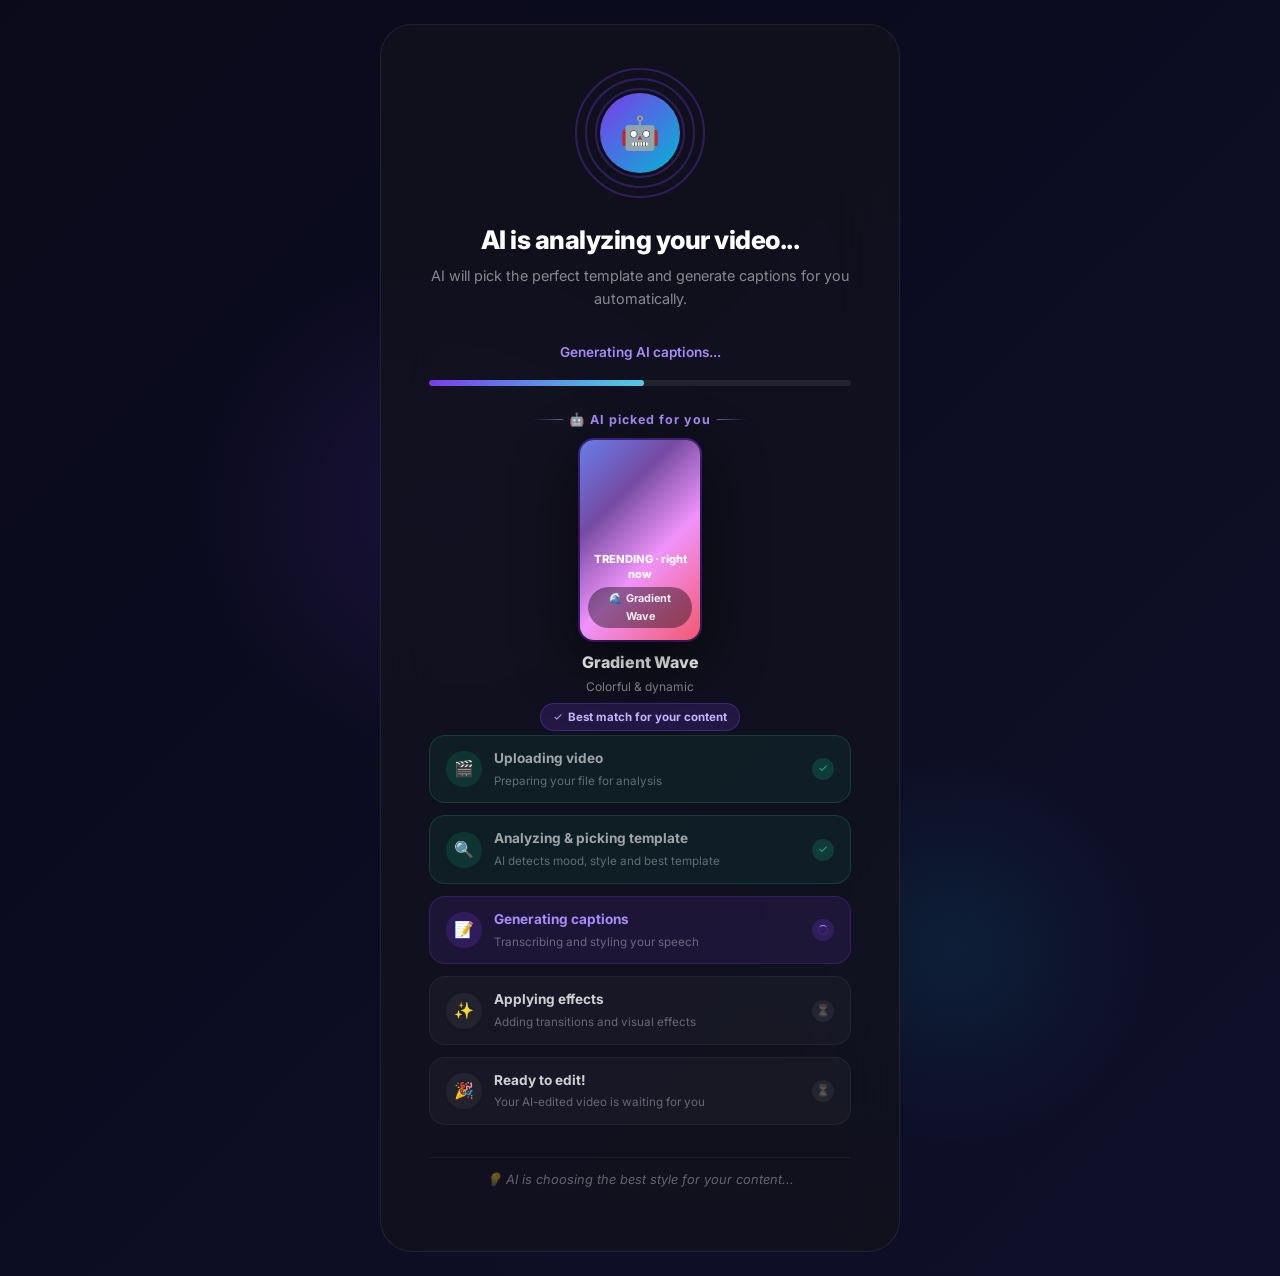
<file: processing.html>
<!DOCTYPE html>
<html lang="en" dir="ltr">
<head>
  <meta charset="UTF-8" />
  <meta name="viewport" content="width=device-width, initial-scale=1.0" />
  <title>VidAI — AI is Analyzing Your Video...</title>
  <meta name="description" content="AI is analyzing your video and picking the perfect template automatically." />
  <link rel="stylesheet" href="css/main.css" />
  <link rel="stylesheet" href="css/processing.css" />
  <style>
    /* ===== AI TEMPLATE REVEAL CARD ===== */
    .ai-template-reveal {
      display: none;
      flex-direction: column;
      align-items: center;
      gap: 10px;
      margin: 16px 0 4px;
      opacity: 0;
      transform: translateY(16px);
      transition: opacity 0.5s ease, transform 0.5s ease;
    }
    .ai-template-reveal.show {
      opacity: 1;
      transform: translateY(0);
    }
    .ai-picked-label {
      font-size: 0.78rem;
      color: var(--clr-primary-light, #a78bfa);
      font-weight: 700;
      letter-spacing: 0.08em;
      display: flex;
      align-items: center;
      gap: 6px;
    }
    .ai-picked-label::before,
    .ai-picked-label::after {
      content: '';
      display: block;
      width: 30px;
      height: 1px;
      background: linear-gradient(90deg, transparent, rgba(167,139,250,0.6));
    }
    .ai-picked-label::after { background: linear-gradient(90deg, rgba(167,139,250,0.6), transparent); }

    #reveal-card {
      width: 120px;
      height: 200px;
      border-radius: 14px;
      overflow: hidden;
      box-shadow: 0 20px 60px rgba(0,0,0,0.6), 0 0 0 2px rgba(124,58,237,0.5);
      position: relative;
      flex-shrink: 0;
    }
    #reveal-bg {
      position: absolute;
      inset: 0;
      display: flex;
      flex-direction: column;
      align-items: center;
      justify-content: flex-end;
      padding: 12px 8px;
      gap: 6px;
    }
    #reveal-lines {
      font-size: 0.7rem;
      font-weight: 800;
      text-align: center;
      line-height: 1.3;
      word-break: break-word;
    }
    #reveal-name {
      font-size: 0.68rem;
      font-weight: 700;
      color: rgba(255,255,255,0.9);
      background: rgba(0,0,0,0.4);
      padding: 3px 8px;
      border-radius: 999px;
      text-align: center;
    }
    .reveal-meta {
      text-align: center;
    }
    .reveal-template-title {
      font-size: 1rem;
      font-weight: 800;
      color: #fff;
    }
    .reveal-template-desc {
      font-size: 0.75rem;
      color: rgba(255,255,255,0.5);
      margin-top: 2px;
    }
    .reveal-badge {
      display: inline-flex;
      align-items: center;
      gap: 5px;
      background: rgba(124,58,237,0.18);
      border: 1px solid rgba(124,58,237,0.35);
      border-radius: 999px;
      padding: 4px 12px;
      font-size: 0.72rem;
      color: #c4b5fd;
      font-weight: 700;
      margin-top: 6px;
    }
    @keyframes scaleIn {
      from { transform: scale(0.7) rotateY(20deg); opacity: 0; }
      to   { transform: scale(1)   rotateY(0deg);  opacity: 1; }
    }
    @keyframes pulse-glow {
      0%, 100% { box-shadow: 0 20px 60px rgba(0,0,0,0.6), 0 0 0 2px rgba(124,58,237,0.5); }
      50%       { box-shadow: 0 20px 60px rgba(0,0,0,0.6), 0 0 0 4px rgba(124,58,237,0.8), 0 0 30px rgba(124,58,237,0.3); }
    }
    #reveal-card.show { animation: scaleIn 0.5s var(--ease-spring) both, pulse-glow 2s ease 0.5s infinite; }
  </style>
</head>
<body>

<div class="processing-page" aria-live="polite" aria-atomic="true">
  <div class="processing-card">

    <!-- Video thumbnail preview -->
    <div class="processing-preview" id="processing-preview" style="display:none;">
      <video id="processing-video-thumb" muted playsinline></video>
    </div>

    <!-- AI Brain Animation -->
    <div class="ai-brain-wrapper" aria-hidden="true">
      <div class="ai-ring ai-ring-1"></div>
      <div class="ai-ring ai-ring-2"></div>
      <div class="ai-ring ai-ring-3"></div>
      <div class="ai-brain-core">🤖</div>
    </div>

    <!-- Title -->
    <h1 class="processing-title" id="processing-title"
        data-en="AI is analyzing your video..."
        data-ar="الذكاء الاصطناعي يحلل فيديوك...">
      AI is analyzing your video...
    </h1>
    <p class="processing-subtitle"
       data-en="AI will pick the perfect template and generate captions for you automatically."
       data-ar="الذكاء الاصطناعي سيختار أفضل قالب ويولد الكابشن تلقائياً.">
      AI will pick the perfect template and generate captions for you automatically.
    </p>

    <!-- Dynamic Status -->
    <div class="processing-status" id="processing-status" role="status"></div>

    <!-- Progress Bar -->
    <div class="processing-progress-bar" role="progressbar"
         aria-valuenow="0" aria-valuemin="0" aria-valuemax="100"
         aria-label="Processing progress" id="progress-bar-wrapper">
      <div class="processing-progress-fill" id="progress-fill"></div>
    </div>

    <!-- ✨ AI TEMPLATE REVEAL (shown dynamically by JS) -->
    <div class="ai-template-reveal" id="ai-template-reveal">
      <div class="ai-picked-label"
           data-en="🤖 AI picked for you"
           data-ar="🤖 اختار الذكاء الاصطناعي لك">
        🤖 AI picked for you
      </div>

      <div id="reveal-card">
        <div id="reveal-bg">
          <div id="reveal-lines"></div>
          <div id="reveal-name"></div>
        </div>
      </div>

      <div class="reveal-meta">
        <div class="reveal-template-title" id="reveal-template-title-text"></div>
        <div class="reveal-template-desc"  id="reveal-desc"></div>
        <div class="reveal-badge">
          <svg width="10" height="10" viewBox="0 0 24 24" fill="none" stroke="currentColor" stroke-width="2.5"><polyline points="20 6 9 17 4 12"/></svg>
          <span data-en="Best match for your content" data-ar="الأنسب لمحتواك">Best match for your content</span>
        </div>
      </div>
    </div>

    <!-- Processing Steps -->
    <div class="processing-steps" aria-label="Processing steps">
      <div class="processing-step" id="step-0" role="listitem">
        <div class="step-icon-wrap">🎬</div>
        <div class="step-info">
          <div class="step-name" data-en="Uploading video" data-ar="رفع الفيديو">Uploading video</div>
          <div class="step-desc" data-en="Preparing your file for analysis" data-ar="تجهيز ملفك للتحليل">Preparing your file for analysis</div>
        </div>
        <div class="step-status-icon pending" id="step-status-0">⏳</div>
      </div>

      <div class="processing-step" id="step-1" role="listitem">
        <div class="step-icon-wrap">🔍</div>
        <div class="step-info">
          <div class="step-name" data-en="Analyzing & picking template" data-ar="تحليل واختيار القالب">Analyzing & picking template</div>
          <div class="step-desc" data-en="AI detects mood, style and best template" data-ar="AI يكتشف المزاج والأسلوب وأفضل قالب">AI detects mood, style and best template</div>
        </div>
        <div class="step-status-icon pending" id="step-status-1">⏳</div>
      </div>

      <div class="processing-step" id="step-2" role="listitem">
        <div class="step-icon-wrap">📝</div>
        <div class="step-info">
          <div class="step-name" data-en="Generating captions" data-ar="توليد الكابشن">Generating captions</div>
          <div class="step-desc" data-en="Transcribing and styling your speech" data-ar="تحويل الكلام إلى نص وتنسيقه">Transcribing and styling your speech</div>
        </div>
        <div class="step-status-icon pending" id="step-status-2">⏳</div>
      </div>

      <div class="processing-step" id="step-3" role="listitem">
        <div class="step-icon-wrap">✨</div>
        <div class="step-info">
          <div class="step-name" data-en="Applying effects" data-ar="تطبيق التأثيرات">Applying effects</div>
          <div class="step-desc" data-en="Adding transitions and visual effects" data-ar="إضافة الانتقالات والتأثيرات البصرية">Adding transitions and visual effects</div>
        </div>
        <div class="step-status-icon pending" id="step-status-3">⏳</div>
      </div>

      <div class="processing-step" id="step-4" role="listitem">
        <div class="step-icon-wrap">🎉</div>
        <div class="step-info">
          <div class="step-name" data-en="Ready to edit!" data-ar="جاهز للتحرير!">Ready to edit!</div>
          <div class="step-desc" data-en="Your AI-edited video is waiting for you" data-ar="فيديوك المعدَّل بالذكاء الاصطناعي ينتظرك">Your AI-edited video is waiting for you</div>
        </div>
        <div class="step-status-icon pending" id="step-status-4">⏳</div>
      </div>
    </div>

    <!-- Tip -->
    <div class="processing-tip" id="processing-tip" aria-live="polite">
      💡 AI is choosing the best style for your content...
    </div>
  </div>
</div>

<script src="js/templates.js"></script>
<script src="js/app.js"></script>
<script>
  document.addEventListener('DOMContentLoaded', () => {
    const savedLang = localStorage.getItem('vidai-lang') || 'en';
    setLang(savedLang);

    // Show video thumbnail if available
    const videoData = sessionStorage.getItem('vidai-video-url');
    if (videoData) {
      const preview = document.getElementById('processing-preview');
      const thumb   = document.getElementById('processing-video-thumb');
      if (thumb)   thumb.src = videoData;
      if (preview) preview.style.display = 'block';
    }

    // Patch reveal card to also update reveal-template-title-text
    const origRunAi = window.runAiTemplateSelection;
    window.runAiTemplateSelection = function(onDone) {
      const id = origRunAi(onDone);
      const t  = TEMPLATES.find(t => t.id === id) || TEMPLATES[0];
      const titleEl = document.getElementById('reveal-template-title-text');
      const revealCard = document.getElementById('reveal-card');
      if (titleEl) titleEl.textContent = t.name[AppState.lang];
      if (revealCard) revealCard.classList.add('show');
      return id;
    };

    // Start AI processing
    runProcessingSequence();
  });
</script>
</body>
</html>
</file>
<file: css/main.css>
/* ===================================================
   AI VIDEO EDITOR — MAIN DESIGN SYSTEM
   =================================================== */

@import url('https://fonts.googleapis.com/css2?family=Inter:wght@300;400;500;600;700;800;900&family=Playfair+Display:wght@700;900&family=Cairo:wght@300;400;500;600;700;800;900&display=swap');

/* ==================== CSS VARIABLES ==================== */
:root {
  /* Brand Colors */
  --clr-primary: #7C3AED;
  --clr-primary-light: #A78BFA;
  --clr-primary-dark: #5B21B6;
  --clr-secondary: #06B6D4;
  --clr-accent: #F59E0B;
  --clr-accent-pink: #EC4899;
  --clr-success: #10B981;
  --clr-danger: #EF4444;
  --clr-warning: #F59E0B;

  /* Gradient Palette (captions.ai inspired) */
  --grad-hero: linear-gradient(135deg, #FFF0EA 0%, #F5EEFF 30%, #E8F4FF 60%, #E0FAFF 100%);
  --grad-primary: linear-gradient(135deg, #7C3AED 0%, #06B6D4 100%);
  --grad-warm: linear-gradient(135deg, #F97316 0%, #EC4899 50%, #7C3AED 100%);
  --grad-dark: linear-gradient(135deg, #0A0A1A 0%, #0F0F2A 100%);
  --grad-card: linear-gradient(145deg, rgba(255,255,255,0.12) 0%, rgba(255,255,255,0.04) 100%);

  /* Neutrals */
  --clr-bg: #FAFAFA;
  --clr-surface: #FFFFFF;
  --clr-surface-2: #F4F4F8;
  --clr-border: rgba(0,0,0,0.08);
  --clr-border-strong: rgba(0,0,0,0.15);
  --clr-text: #0A0A1A;
  --clr-text-muted: #6B7280;
  --clr-text-light: #9CA3AF;

  /* Dark Mode Colors */
  --dark-bg: #090912;
  --dark-surface: #12121E;
  --dark-surface-2: #1A1A2E;
  --dark-surface-3: #22223A;
  --dark-border: rgba(255,255,255,0.08);
  --dark-text: #F0F0FF;
  --dark-text-muted: #8888AA;

  /* Spacing */
  --sp-1: 4px; --sp-2: 8px; --sp-3: 12px; --sp-4: 16px;
  --sp-5: 20px; --sp-6: 24px; --sp-8: 32px; --sp-10: 40px;
  --sp-12: 48px; --sp-16: 64px; --sp-20: 80px; --sp-24: 96px;

  /* Border Radius */
  --r-sm: 6px; --r-md: 12px; --r-lg: 16px; --r-xl: 24px;
  --r-2xl: 32px; --r-full: 9999px;

  /* Shadows */
  --shadow-sm: 0 1px 3px rgba(0,0,0,0.06), 0 1px 2px rgba(0,0,0,0.04);
  --shadow-md: 0 4px 16px rgba(0,0,0,0.08), 0 2px 8px rgba(0,0,0,0.04);
  --shadow-lg: 0 8px 32px rgba(0,0,0,0.12), 0 4px 16px rgba(0,0,0,0.06);
  --shadow-xl: 0 20px 60px rgba(0,0,0,0.15), 0 8px 24px rgba(0,0,0,0.08);
  --shadow-glow: 0 0 30px rgba(124,58,237,0.3);
  --shadow-glow-cyan: 0 0 30px rgba(6,182,212,0.3);

  /* Typography */
  --font-body: 'Inter', 'Cairo', sans-serif;
  --font-display: 'Playfair Display', 'Cairo', serif;
  --font-arabic: 'Cairo', sans-serif;

  /* Transitions */
  --ease-smooth: cubic-bezier(0.4, 0, 0.2, 1);
  --ease-spring: cubic-bezier(0.34, 1.56, 0.64, 1);
  --ease-bounce: cubic-bezier(0.68, -0.55, 0.265, 1.55);
  --dur-fast: 150ms;
  --dur-normal: 250ms;
  --dur-slow: 400ms;
}

/* ==================== RESET & BASE ==================== */
*, *::before, *::after { box-sizing: border-box; margin: 0; padding: 0; }

html {
  scroll-behavior: smooth;
  font-size: 16px;
}

body {
  font-family: var(--font-body);
  background: var(--clr-bg);
  color: var(--clr-text);
  line-height: 1.6;
  -webkit-font-smoothing: antialiased;
  overflow-x: hidden;
}

/* Arabic RTL Support */
[lang="ar"] body, body.rtl {
  font-family: var(--font-arabic);
  direction: rtl;
  text-align: right;
}

img, video { max-width: 100%; display: block; }
button { cursor: pointer; border: none; background: none; font-family: inherit; }
a { text-decoration: none; color: inherit; }
ul, ol { list-style: none; }

/* ==================== TYPOGRAPHY ==================== */
h1, h2, h3, h4, h5, h6 {
  line-height: 1.2;
  font-weight: 700;
  letter-spacing: -0.02em;
}

.display-xl {
  font-size: clamp(2.5rem, 6vw, 4.5rem);
  font-family: var(--font-display);
  font-weight: 900;
  letter-spacing: -0.03em;
}

.display-lg {
  font-size: clamp(2rem, 4vw, 3.5rem);
  font-weight: 800;
  letter-spacing: -0.025em;
}

.heading-xl { font-size: clamp(1.5rem, 3vw, 2.5rem); font-weight: 700; }
.heading-lg { font-size: clamp(1.25rem, 2.5vw, 2rem); font-weight: 700; }
.heading-md { font-size: 1.25rem; font-weight: 600; }
.heading-sm { font-size: 1rem; font-weight: 600; }

.text-lg { font-size: 1.125rem; }
.text-md { font-size: 1rem; }
.text-sm { font-size: 0.875rem; }
.text-xs { font-size: 0.75rem; }

.text-muted { color: var(--clr-text-muted); }
.text-gradient {
  background: var(--grad-primary);
  -webkit-background-clip: text;
  -webkit-text-fill-color: transparent;
  background-clip: text;
}
.text-gradient-warm {
  background: var(--grad-warm);
  -webkit-background-clip: text;
  -webkit-text-fill-color: transparent;
  background-clip: text;
}

/* ==================== LAYOUT ==================== */
.container {
  max-width: 1200px;
  margin: 0 auto;
  padding: 0 var(--sp-6);
}

.container-wide {
  max-width: 1400px;
  margin: 0 auto;
  padding: 0 var(--sp-6);
}

.flex { display: flex; }
.flex-col { display: flex; flex-direction: column; }
.items-center { align-items: center; }
.items-start { align-items: flex-start; }
.justify-center { justify-content: center; }
.justify-between { justify-content: space-between; }
.gap-1 { gap: var(--sp-1); }
.gap-2 { gap: var(--sp-2); }
.gap-3 { gap: var(--sp-3); }
.gap-4 { gap: var(--sp-4); }
.gap-6 { gap: var(--sp-6); }
.gap-8 { gap: var(--sp-8); }

.grid { display: grid; }
.grid-2 { grid-template-columns: repeat(2, 1fr); }
.grid-3 { grid-template-columns: repeat(3, 1fr); }
.grid-4 { grid-template-columns: repeat(4, 1fr); }

/* ==================== BUTTONS ==================== */
.btn {
  display: inline-flex;
  align-items: center;
  justify-content: center;
  gap: var(--sp-2);
  padding: 10px 20px;
  border-radius: var(--r-full);
  font-size: 0.9rem;
  font-weight: 600;
  transition: all var(--dur-normal) var(--ease-smooth);
  position: relative;
  overflow: hidden;
  white-space: nowrap;
}

.btn::after {
  content: '';
  position: absolute;
  inset: 0;
  background: rgba(255,255,255,0);
  transition: background var(--dur-fast);
}

.btn:hover::after { background: rgba(255,255,255,0.1); }
.btn:active { transform: scale(0.97); }

.btn-primary {
  background: var(--grad-primary);
  color: white;
  box-shadow: 0 4px 20px rgba(124,58,237,0.4);
}

.btn-primary:hover {
  box-shadow: 0 6px 28px rgba(124,58,237,0.55);
  transform: translateY(-1px);
}

.btn-secondary {
  background: rgba(124,58,237,0.1);
  color: var(--clr-primary);
  border: 1.5px solid rgba(124,58,237,0.2);
}

.btn-secondary:hover {
  background: rgba(124,58,237,0.15);
  border-color: rgba(124,58,237,0.35);
}

.btn-ghost {
  background: rgba(0,0,0,0.04);
  color: var(--clr-text);
  border: 1.5px solid var(--clr-border);
}

.btn-ghost:hover {
  background: rgba(0,0,0,0.08);
  border-color: var(--clr-border-strong);
}

.btn-dark {
  background: var(--dark-surface-2);
  color: var(--dark-text);
  border: 1px solid var(--dark-border);
}

.btn-sm { padding: 6px 14px; font-size: 0.8rem; }
.btn-lg { padding: 14px 28px; font-size: 1rem; }
.btn-xl { padding: 18px 36px; font-size: 1.1rem; border-radius: var(--r-lg); }

/* ==================== CARDS ==================== */
.card {
  background: var(--clr-surface);
  border-radius: var(--r-xl);
  border: 1px solid var(--clr-border);
  box-shadow: var(--shadow-sm);
  overflow: hidden;
}

.card-glass {
  background: rgba(255,255,255,0.6);
  backdrop-filter: blur(20px);
  -webkit-backdrop-filter: blur(20px);
  border: 1px solid rgba(255,255,255,0.5);
  border-radius: var(--r-xl);
  box-shadow: var(--shadow-md);
}

.card-dark {
  background: var(--dark-surface);
  border: 1px solid var(--dark-border);
  border-radius: var(--r-xl);
}

/* ==================== BADGE ==================== */
.badge {
  display: inline-flex;
  align-items: center;
  gap: 6px;
  padding: 4px 12px;
  border-radius: var(--r-full);
  font-size: 0.75rem;
  font-weight: 600;
  letter-spacing: 0.02em;
}

.badge-primary { background: rgba(124,58,237,0.1); color: var(--clr-primary); }
.badge-success { background: rgba(16,185,129,0.1); color: var(--clr-success); }
.badge-new { background: var(--grad-primary); color: white; }

/* ==================== NAVBAR ==================== */
.navbar {
  position: fixed;
  top: 0;
  left: 0;
  right: 0;
  z-index: 1000;
  padding: 0 var(--sp-6);
  height: 64px;
  display: flex;
  align-items: center;
  justify-content: space-between;
  transition: all var(--dur-normal) var(--ease-smooth);
}

.navbar.scrolled {
  background: rgba(255,255,255,0.85);
  backdrop-filter: blur(20px);
  border-bottom: 1px solid rgba(0,0,0,0.06);
  box-shadow: 0 2px 20px rgba(0,0,0,0.06);
}

.navbar-dark {
  background: rgba(9,9,18,0.8);
  backdrop-filter: blur(20px);
  border-bottom: 1px solid rgba(255,255,255,0.06);
}

.navbar-logo {
  display: flex;
  align-items: center;
  gap: var(--sp-2);
  font-size: 1.25rem;
  font-weight: 800;
  letter-spacing: -0.02em;
}

.navbar-logo .logo-icon {
  width: 32px;
  height: 32px;
  background: var(--grad-primary);
  border-radius: var(--r-md);
  display: flex;
  align-items: center;
  justify-content: center;
  color: white;
  font-size: 1rem;
}

.navbar-nav {
  display: flex;
  align-items: center;
  gap: var(--sp-1);
}

.nav-link {
  padding: 8px 14px;
  border-radius: var(--r-full);
  font-size: 0.9rem;
  font-weight: 500;
  color: var(--clr-text-muted);
  transition: all var(--dur-fast);
}

.nav-link:hover {
  color: var(--clr-text);
  background: rgba(0,0,0,0.04);
}

.navbar-actions {
  display: flex;
  align-items: center;
  gap: var(--sp-3);
}

.lang-toggle {
  display: flex;
  align-items: center;
  background: rgba(0,0,0,0.05);
  border-radius: var(--r-full);
  padding: 4px;
  gap: 2px;
}

.lang-btn {
  padding: 4px 10px;
  border-radius: var(--r-full);
  font-size: 0.78rem;
  font-weight: 600;
  color: var(--clr-text-muted);
  transition: all var(--dur-fast);
}

.lang-btn.active {
  background: white;
  color: var(--clr-primary);
  box-shadow: var(--shadow-sm);
}

/* ==================== SPINNER ==================== */
.spinner {
  width: 24px; height: 24px;
  border: 2.5px solid rgba(124,58,237,0.2);
  border-top-color: var(--clr-primary);
  border-radius: 50%;
  animation: spin 0.7s linear infinite;
}

@keyframes spin { to { transform: rotate(360deg); } }

/* ==================== PROGRESS BAR ==================== */
.progress-bar {
  width: 100%;
  height: 4px;
  background: rgba(0,0,0,0.08);
  border-radius: var(--r-full);
  overflow: hidden;
}

.progress-fill {
  height: 100%;
  background: var(--grad-primary);
  border-radius: var(--r-full);
  transition: width 0.4s var(--ease-smooth);
}

/* ==================== TOOLTIP ==================== */
[data-tooltip] {
  position: relative;
}

[data-tooltip]::before {
  content: attr(data-tooltip);
  position: absolute;
  bottom: calc(100% + 8px);
  left: 50%;
  transform: translateX(-50%);
  background: var(--clr-text);
  color: white;
  padding: 5px 10px;
  border-radius: var(--r-sm);
  font-size: 0.75rem;
  white-space: nowrap;
  opacity: 0;
  pointer-events: none;
  transition: opacity var(--dur-fast);
  z-index: 100;
}

[data-tooltip]:hover::before { opacity: 1; }

/* ==================== SCROLLBAR ==================== */
::-webkit-scrollbar { width: 6px; height: 6px; }
::-webkit-scrollbar-track { background: transparent; }
::-webkit-scrollbar-thumb { background: rgba(0,0,0,0.15); border-radius: 3px; }
::-webkit-scrollbar-thumb:hover { background: rgba(0,0,0,0.25); }

/* Dark scrollbar */
.dark-scroll::-webkit-scrollbar-thumb { background: rgba(255,255,255,0.1); }
.dark-scroll::-webkit-scrollbar-thumb:hover { background: rgba(255,255,255,0.2); }

/* ==================== DIVIDER ==================== */
.divider {
  height: 1px;
  background: linear-gradient(90deg, transparent, rgba(0,0,0,0.08), transparent);
}

/* ==================== ANIMATIONS ==================== */
@keyframes fadeUp {
  from { opacity: 0; transform: translateY(30px); }
  to { opacity: 1; transform: translateY(0); }
}

@keyframes fadeIn {
  from { opacity: 0; }
  to { opacity: 1; }
}

@keyframes slideLeft {
  from { opacity: 0; transform: translateX(40px); }
  to { opacity: 1; transform: translateX(0); }
}

@keyframes slideRight {
  from { opacity: 0; transform: translateX(-40px); }
  to { opacity: 1; transform: translateX(0); }
}

@keyframes scaleIn {
  from { opacity: 0; transform: scale(0.9); }
  to { opacity: 1; transform: scale(1); }
}

@keyframes float {
  0%, 100% { transform: translateY(0); }
  50% { transform: translateY(-12px); }
}

@keyframes pulse-ring {
  0% { transform: scale(0.95); box-shadow: 0 0 0 0 rgba(124,58,237,0.4); }
  70% { transform: scale(1); box-shadow: 0 0 0 15px rgba(124,58,237,0); }
  100% { transform: scale(0.95); box-shadow: 0 0 0 0 rgba(124,58,237,0); }
}

@keyframes shimmer {
  from { background-position: -200% center; }
  to { background-position: 200% center; }
}

@keyframes gradient-shift {
  0% { background-position: 0% 50%; }
  50% { background-position: 100% 50%; }
  100% { background-position: 0% 50%; }
}

@keyframes blink {
  0%, 100% { opacity: 1; }
  50% { opacity: 0; }
}

@keyframes bounce-subtle {
  0%, 100% { transform: translateY(0); }
  40% { transform: translateY(-6px); }
  60% { transform: translateY(-3px); }
}

.animate-fade-up { animation: fadeUp 0.6s var(--ease-smooth) both; }
.animate-fade-in { animation: fadeIn 0.5s var(--ease-smooth) both; }
.animate-scale-in { animation: scaleIn 0.4s var(--ease-spring) both; }
.animate-float { animation: float 3s ease-in-out infinite; }

.delay-100 { animation-delay: 100ms; }
.delay-200 { animation-delay: 200ms; }
.delay-300 { animation-delay: 300ms; }
.delay-400 { animation-delay: 400ms; }
.delay-500 { animation-delay: 500ms; }

/* ==================== UTILITY ==================== */
.sr-only { position: absolute; width: 1px; height: 1px; overflow: hidden; clip: rect(0,0,0,0); }
.truncate { overflow: hidden; text-overflow: ellipsis; white-space: nowrap; }
.w-full { width: 100%; }
.h-full { height: 100%; }
.relative { position: relative; }
.absolute { position: absolute; }
.fixed { position: fixed; }
.inset-0 { inset: 0; }
.z-10 { z-index: 10; }
.z-50 { z-index: 50; }
.overflow-hidden { overflow: hidden; }
.rounded-full { border-radius: var(--r-full); }
.cursor-pointer { cursor: pointer; }

/* ==================== RESPONSIVE ==================== */
@media (max-width: 768px) {
  .container, .container-wide { padding: 0 var(--sp-4); }
  .navbar-nav { display: none; }
  .grid-2, .grid-3, .grid-4 { grid-template-columns: 1fr; }
  .btn-xl { padding: 14px 24px; font-size: 0.95rem; }
}

@media (max-width: 1024px) {
  .grid-4 { grid-template-columns: repeat(2, 1fr); }
  .grid-3 { grid-template-columns: repeat(2, 1fr); }
}
</file>
<file: css/landing.css>
/* ===================================================
   LANDING PAGE STYLES
   =================================================== */

/* ==================== HERO SECTION ==================== */
.hero-section {
  min-height: 100vh;
  background: var(--grad-hero);
  background-size: 400% 400%;
  animation: gradient-shift 12s ease infinite;
  display: flex;
  flex-direction: column;
  align-items: center;
  justify-content: center;
  padding: 120px var(--sp-6) var(--sp-20);
  text-align: center;
  position: relative;
  overflow: hidden;
}

.hero-section::before {
  content: '';
  position: absolute;
  top: -50%;
  left: -20%;
  width: 60%;
  height: 60%;
  background: radial-gradient(circle, rgba(124,58,237,0.08) 0%, transparent 70%);
  animation: float 8s ease-in-out infinite;
}

.hero-section::after {
  content: '';
  position: absolute;
  bottom: -20%;
  right: -10%;
  width: 50%;
  height: 50%;
  background: radial-gradient(circle, rgba(6,182,212,0.08) 0%, transparent 70%);
  animation: float 10s ease-in-out infinite reverse;
}

.hero-badge {
  margin-bottom: var(--sp-6);
  animation: fadeUp 0.5s var(--ease-smooth) both;
}

.hero-title {
  max-width: 780px;
  margin: 0 auto var(--sp-6);
  animation: fadeUp 0.6s var(--ease-smooth) 0.1s both;
  font-family: var(--font-display);
  font-size: clamp(2.8rem, 6vw, 5rem);
  font-weight: 900;
  line-height: 1.1;
  letter-spacing: -0.03em;
  color: var(--clr-text);
}

.hero-subtitle {
  max-width: 500px;
  margin: 0 auto var(--sp-10);
  color: var(--clr-text-muted);
  font-size: 1.15rem;
  line-height: 1.7;
  animation: fadeUp 0.6s var(--ease-smooth) 0.2s both;
}

/* ==================== UPLOAD WIDGET ==================== */
.upload-widget {
  width: 100%;
  max-width: 680px;
  background: rgba(255,255,255,0.75);
  backdrop-filter: blur(24px);
  -webkit-backdrop-filter: blur(24px);
  border: 1.5px solid rgba(255,255,255,0.9);
  border-radius: var(--r-2xl);
  box-shadow: var(--shadow-xl), 0 0 0 1px rgba(124,58,237,0.05);
  overflow: hidden;
  animation: scaleIn 0.6s var(--ease-spring) 0.3s both;
  position: relative;
  z-index: 1;
}

.upload-drop-area {
  padding: var(--sp-12) var(--sp-8);
  display: flex;
  flex-direction: column;
  align-items: center;
  justify-content: center;
  gap: var(--sp-4);
  min-height: 220px;
  border-bottom: 1px solid rgba(0,0,0,0.06);
  cursor: pointer;
  transition: all var(--dur-normal) var(--ease-smooth);
  position: relative;
}

.upload-drop-area::before {
  content: '';
  position: absolute;
  inset: 0;
  background: var(--grad-primary);
  opacity: 0;
  transition: opacity var(--dur-normal);
}

.upload-drop-area:hover::before, .upload-drop-area.drag-over::before { opacity: 0.03; }

.upload-drop-area.drag-over {
  border: 2px dashed var(--clr-primary);
  background: rgba(124,58,237,0.03);
}

.upload-icon-stack {
  position: relative;
  width: 80px;
  height: 60px;
  margin-bottom: var(--sp-2);
}

.upload-icon-stack .icon-back {
  position: absolute;
  top: 0; left: 0;
  width: 52px; height: 52px;
  background: linear-gradient(135deg, #E8D5FF, #C4B5FD);
  border-radius: var(--r-lg);
  transform: rotate(-8deg);
  display: flex;
  align-items: center;
  justify-content: center;
  color: var(--clr-primary);
}

.upload-icon-stack .icon-front {
  position: absolute;
  top: 8px; right: 0;
  width: 44px; height: 44px;
  background: white;
  border-radius: var(--r-md);
  box-shadow: var(--shadow-md);
  display: flex;
  align-items: center;
  justify-content: center;
  color: var(--clr-primary);
  font-size: 1.25rem;
}

.upload-title {
  font-size: 0.95rem;
  color: var(--clr-primary);
  font-weight: 600;
  cursor: pointer;
  transition: opacity var(--dur-fast);
}

.upload-title:hover { opacity: 0.8; text-decoration: underline; }
.upload-hint { font-size: 0.8rem; color: var(--clr-text-muted); }

.upload-bar {
  padding: 12px 16px;
  display: flex;
  align-items: center;
  justify-content: space-between;
  gap: var(--sp-3);
}

.upload-bar-left {
  display: flex;
  align-items: center;
  gap: var(--sp-2);
}

.template-chip {
  display: flex;
  align-items: center;
  gap: 6px;
  padding: 6px 14px;
  background: rgba(124,58,237,0.08);
  border: 1.5px solid rgba(124,58,237,0.15);
  border-radius: var(--r-full);
  font-size: 0.82rem;
  font-weight: 600;
  color: var(--clr-primary);
  cursor: pointer;
  transition: all var(--dur-fast);
}

.template-chip:hover {
  background: rgba(124,58,237,0.12);
  border-color: rgba(124,58,237,0.3);
}

.template-chip .chip-dot {
  width: 8px; height: 8px;
  border-radius: 50%;
  background: var(--clr-primary);
  animation: pulse-ring 2s ease-in-out infinite;
}

.create-btn {
  display: flex;
  align-items: center;
  gap: 8px;
  padding: 8px 20px;
  background: var(--clr-text);
  color: white;
  border-radius: var(--r-full);
  font-size: 0.85rem;
  font-weight: 600;
  transition: all var(--dur-normal);
}

.create-btn:hover {
  background: var(--clr-primary);
  transform: translateX(2px);
}

.create-btn:disabled {
  opacity: 0.5;
  cursor: not-allowed;
  transform: none;
}

/* ==================== TEMPLATES GALLERY ==================== */
.templates-section {
  padding: var(--sp-16) 0;
  text-align: center;
}

.section-label {
  font-size: 0.8rem;
  font-weight: 700;
  letter-spacing: 0.1em;
  text-transform: uppercase;
  color: var(--clr-primary);
  margin-bottom: var(--sp-3);
  opacity: 0.8;
}

.templates-grid {
  display: flex;
  gap: var(--sp-4);
  overflow-x: auto;
  padding: var(--sp-6) 0;
  scroll-snap-type: x mandatory;
  -webkit-overflow-scrolling: touch;
  padding-left: var(--sp-6);
  padding-right: var(--sp-6);
  scrollbar-width: none;
}

.templates-grid::-webkit-scrollbar { display: none; }

.template-card {
  flex: 0 0 200px;
  height: 340px;
  border-radius: var(--r-xl);
  overflow: hidden;
  position: relative;
  cursor: pointer;
  scroll-snap-align: start;
  transition: all var(--dur-slow) var(--ease-smooth);
  box-shadow: var(--shadow-lg);
}

.template-card:hover {
  transform: translateY(-8px) scale(1.02);
  box-shadow: var(--shadow-xl);
}

.template-card .template-bg {
  width: 100%; height: 100%;
  object-fit: cover;
  transition: transform var(--dur-slow);
}

.template-card:hover .template-bg { transform: scale(1.05); }

.template-card .template-overlay {
  position: absolute;
  inset: 0;
  background: linear-gradient(to top, rgba(0,0,0,0.85) 0%, rgba(0,0,0,0.2) 50%, transparent 100%);
  display: flex;
  flex-direction: column;
  justify-content: flex-end;
  padding: var(--sp-4);
}

.template-card .template-text-preview {
  color: white;
  font-size: 0.95rem;
  font-weight: 700;
  line-height: 1.3;
  margin-bottom: var(--sp-2);
  font-style: italic;
}

.template-card .template-name {
  color: rgba(255,255,255,0.7);
  font-size: 0.75rem;
  font-weight: 500;
}

.template-card .template-badge-top {
  position: absolute;
  top: var(--sp-3);
  left: var(--sp-3);
  padding: 4px 10px;
  background: rgba(0,0,0,0.5);
  backdrop-filter: blur(8px);
  border-radius: var(--r-full);
  color: white;
  font-size: 0.7rem;
  font-weight: 600;
}

/* ==================== FEATURES SECTION ==================== */
.features-section {
  padding: var(--sp-24) 0;
  background: white;
  position: relative;
}

.features-section::before {
  content: '';
  position: absolute;
  top: -40px; left: 0; right: 0;
  height: 80px;
  background: white;
  clip-path: ellipse(55% 100% at 50% 100%);
}

.features-grid {
  display: grid;
  grid-template-columns: repeat(3, 1fr);
  gap: var(--sp-6);
  margin-top: var(--sp-12);
}

.feature-card {
  padding: var(--sp-8);
  border-radius: var(--r-xl);
  border: 1px solid var(--clr-border);
  background: white;
  transition: all var(--dur-normal) var(--ease-smooth);
  position: relative;
  overflow: hidden;
}

.feature-card::before {
  content: '';
  position: absolute;
  top: 0; left: 0; right: 0;
  height: 3px;
  background: var(--grad-primary);
  transform: scaleX(0);
  transform-origin: left;
  transition: transform var(--dur-normal) var(--ease-smooth);
}

.feature-card:hover {
  transform: translateY(-4px);
  box-shadow: var(--shadow-lg);
  border-color: rgba(124,58,237,0.15);
}

.feature-card:hover::before { transform: scaleX(1); }

.feature-icon {
  width: 52px; height: 52px;
  border-radius: var(--r-lg);
  display: flex;
  align-items: center;
  justify-content: center;
  font-size: 1.5rem;
  margin-bottom: var(--sp-5);
  position: relative;
}

.feature-card:nth-child(1) .feature-icon { background: rgba(124,58,237,0.1); }
.feature-card:nth-child(2) .feature-icon { background: rgba(6,182,212,0.1); }
.feature-card:nth-child(3) .feature-icon { background: rgba(245,158,11,0.1); }
.feature-card:nth-child(4) .feature-icon { background: rgba(236,72,153,0.1); }
.feature-card:nth-child(5) .feature-icon { background: rgba(16,185,129,0.1); }
.feature-card:nth-child(6) .feature-icon { background: rgba(239,68,68,0.1); }

.feature-card h3 { font-size: 1.05rem; font-weight: 700; margin-bottom: var(--sp-2); }
.feature-card p { font-size: 0.875rem; color: var(--clr-text-muted); line-height: 1.6; }

/* ==================== STATS SECTION ==================== */
.stats-section {
  padding: var(--sp-20) 0;
  background: var(--grad-dark);
  position: relative;
  overflow: hidden;
}

.stats-section::before {
  content: '';
  position: absolute;
  top: 50%; left: 50%;
  transform: translate(-50%, -50%);
  width: 600px; height: 400px;
  background: radial-gradient(ellipse, rgba(124,58,237,0.15) 0%, transparent 70%);
}

.stats-grid {
  display: grid;
  grid-template-columns: repeat(4, 1fr);
  gap: var(--sp-8);
  position: relative;
  z-index: 1;
}

.stat-item {
  text-align: center;
}

.stat-number {
  font-size: 3rem;
  font-weight: 900;
  letter-spacing: -0.04em;
  background: var(--grad-primary);
  -webkit-background-clip: text;
  -webkit-text-fill-color: transparent;
  background-clip: text;
  line-height: 1;
  margin-bottom: var(--sp-2);
}

.stat-label {
  font-size: 0.875rem;
  color: rgba(255,255,255,0.6);
  font-weight: 500;
}

/* ==================== PRICING SECTION ==================== */
.pricing-section {
  padding: var(--sp-24) 0;
  background: var(--clr-surface-2);
}

.pricing-grid {
  display: grid;
  grid-template-columns: repeat(3, 1fr);
  gap: var(--sp-6);
  max-width: 960px;
  margin: var(--sp-12) auto 0;
}

.pricing-card {
  background: white;
  border: 1.5px solid var(--clr-border);
  border-radius: var(--r-2xl);
  padding: var(--sp-8);
  position: relative;
  transition: all var(--dur-normal) var(--ease-smooth);
}

.pricing-card.featured {
  background: var(--grad-dark);
  border-color: rgba(124,58,237,0.3);
  box-shadow: var(--shadow-glow);
  transform: scale(1.04);
}

.pricing-card:hover { transform: translateY(-4px); box-shadow: var(--shadow-xl); }
.pricing-card.featured:hover { transform: scale(1.04) translateY(-4px); }

.pricing-card .featured-badge {
  position: absolute;
  top: -12px; left: 50%; transform: translateX(-50%);
  padding: 4px 16px;
  background: var(--grad-primary);
  color: white;
  border-radius: var(--r-full);
  font-size: 0.75rem;
  font-weight: 700;
  white-space: nowrap;
}

.pricing-card .price {
  display: flex;
  align-items: flex-end;
  gap: 4px;
  margin: var(--sp-4) 0 var(--sp-6);
}

.pricing-card .price-amount {
  font-size: 2.5rem;
  font-weight: 900;
  line-height: 1;
  color: var(--clr-text);
}

.pricing-card.featured .price-amount,
.pricing-card.featured .plan-name,
.pricing-card.featured .feature-item { color: var(--dark-text); }

.pricing-card .price-period { font-size: 0.875rem; color: var(--clr-text-muted); padding-bottom: 4px; }
.pricing-card .plan-name { font-size: 1.1rem; font-weight: 700; margin-bottom: var(--sp-2); }
.pricing-card .plan-desc { font-size: 0.85rem; color: var(--clr-text-muted); margin-bottom: var(--sp-6); }

.feature-list { display: flex; flex-direction: column; gap: var(--sp-3); margin-bottom: var(--sp-8); }

.feature-item {
  display: flex;
  align-items: center;
  gap: var(--sp-3);
  font-size: 0.875rem;
  color: var(--clr-text);
}

.feature-item .check {
  width: 18px; height: 18px;
  background: rgba(16,185,129,0.1);
  border-radius: 50%;
  display: flex;
  align-items: center;
  justify-content: center;
  color: var(--clr-success);
  flex-shrink: 0;
  font-size: 0.65rem;
}

.pricing-card.featured .check { background: rgba(124,58,237,0.15); color: var(--clr-primary-light); }

/* ==================== CTA SECTION ==================== */
.cta-section {
  padding: var(--sp-24) 0;
  background: var(--grad-hero);
  text-align: center;
}

.cta-box {
  max-width: 680px;
  margin: 0 auto;
  padding: var(--sp-12);
  background: rgba(255,255,255,0.7);
  backdrop-filter: blur(20px);
  border: 1px solid rgba(255,255,255,0.9);
  border-radius: var(--r-2xl);
  box-shadow: var(--shadow-xl);
}

/* ==================== FOOTER ==================== */
.site-footer {
  background: var(--dark-bg);
  color: var(--dark-text);
  padding: var(--sp-20) 0 var(--sp-10);
}

.footer-grid {
  display: grid;
  grid-template-columns: 2fr 1fr 1fr 1fr;
  gap: var(--sp-12);
  margin-bottom: var(--sp-12);
}

.footer-brand p { font-size: 0.875rem; color: var(--dark-text-muted); margin-top: var(--sp-4); max-width: 280px; line-height: 1.7; }

.footer-col h4 { font-size: 0.85rem; font-weight: 700; margin-bottom: var(--sp-5); color: var(--dark-text); }

.footer-col a {
  display: block;
  font-size: 0.85rem;
  color: var(--dark-text-muted);
  margin-bottom: var(--sp-3);
  transition: color var(--dur-fast);
}

.footer-col a:hover { color: var(--dark-text); }

.footer-bottom {
  padding-top: var(--sp-8);
  border-top: 1px solid var(--dark-border);
  display: flex;
  align-items: center;
  justify-content: space-between;
}

.footer-bottom p { font-size: 0.8rem; color: var(--dark-text-muted); }

/* ==================== VIDEO FILE PREVIEW ==================== */
.file-preview-strip {
  display: flex;
  align-items: center;
  gap: var(--sp-3);
  padding: var(--sp-3) var(--sp-4);
  background: rgba(124,58,237,0.06);
  border-top: 1px solid rgba(124,58,237,0.1);
}

.file-thumb {
  width: 48px; height: 48px;
  background: var(--dark-surface-2);
  border-radius: var(--r-md);
  overflow: hidden;
  flex-shrink: 0;
}

.file-thumb video { width: 100%; height: 100%; object-fit: cover; }

.file-info { flex: 1; }
.file-name { font-size: 0.85rem; font-weight: 600; color: var(--clr-text); }
.file-meta { font-size: 0.75rem; color: var(--clr-text-muted); }

.file-remove {
  width: 28px; height: 28px;
  border-radius: var(--r-full);
  background: rgba(239,68,68,0.1);
  color: var(--clr-danger);
  display: flex;
  align-items: center;
  justify-content: center;
  font-size: 0.75rem;
  flex-shrink: 0;
  transition: all var(--dur-fast);
}

.file-remove:hover { background: rgba(239,68,68,0.2); }

/* RTL Adjustments for Landing */
[dir="rtl"] .create-btn { flex-direction: row-reverse; }
[dir="rtl"] .footer-grid { direction: rtl; }
[dir="rtl"] .feature-item { flex-direction: row-reverse; }

@media (max-width: 768px) {
  .features-grid, .pricing-grid { grid-template-columns: 1fr; }
  .stats-grid { grid-template-columns: repeat(2, 1fr); gap: var(--sp-8); }
  .footer-grid { grid-template-columns: 1fr 1fr; gap: var(--sp-8); }
  .pricing-card.featured { transform: scale(1); }
  .hero-title { font-size: 2.5rem; }
  .upload-widget { margin: 0 var(--sp-2); }
}
</file>
<file: css/editor.css>
/* ===================================================
   EDITOR PAGE STYLES
   =================================================== */

/* ==================== EDITOR LAYOUT ==================== */
.editor-page {
  display: flex;
  flex-direction: column;
  height: 100vh;
  background: var(--dark-bg);
  color: var(--dark-text);
  overflow: hidden;
}

/* ==================== EDITOR TOPBAR ==================== */
.editor-topbar {
  height: 56px;
  background: var(--dark-surface);
  border-bottom: 1px solid var(--dark-border);
  display: flex;
  align-items: center;
  justify-content: space-between;
  padding: 0 var(--sp-4);
  gap: var(--sp-4);
  flex-shrink: 0;
  z-index: 100;
}

.topbar-left {
  display: flex;
  align-items: center;
  gap: var(--sp-4);
}

.topbar-back {
  display: flex;
  align-items: center;
  gap: 6px;
  padding: 6px 12px;
  border-radius: var(--r-md);
  font-size: 0.82rem;
  font-weight: 600;
  color: var(--dark-text-muted);
  transition: all var(--dur-fast);
  background: rgba(255,255,255,0.04);
}

.topbar-back:hover {
  background: rgba(255,255,255,0.08);
  color: var(--dark-text);
}

.project-name-input {
  background: rgba(255,255,255,0.06);
  border: 1px solid transparent;
  border-radius: var(--r-md);
  color: var(--dark-text);
  font-size: 0.9rem;
  font-weight: 600;
  padding: 6px 12px;
  font-family: inherit;
  transition: all var(--dur-fast);
  min-width: 180px;
}

.project-name-input:focus {
  outline: none;
  border-color: rgba(124,58,237,0.4);
  background: rgba(124,58,237,0.08);
}

.topbar-center {
  display: flex;
  align-items: center;
  gap: var(--sp-1);
}

.topbar-tool-btn {
  width: 36px; height: 36px;
  border-radius: var(--r-md);
  display: flex;
  align-items: center;
  justify-content: center;
  color: var(--dark-text-muted);
  font-size: 0.95rem;
  transition: all var(--dur-fast);
}

.topbar-tool-btn:hover {
  background: rgba(255,255,255,0.06);
  color: var(--dark-text);
}

.topbar-tool-btn.active {
  background: rgba(124,58,237,0.15);
  color: var(--clr-primary-light);
}

.topbar-divider {
  width: 1px; height: 24px;
  background: var(--dark-border);
  margin: 0 var(--sp-2);
}

.aspect-selector {
  display: flex;
  align-items: center;
  background: rgba(255,255,255,0.04);
  border: 1px solid var(--dark-border);
  border-radius: var(--r-md);
  padding: 4px;
  gap: 2px;
}

.aspect-btn {
  padding: 4px 10px;
  border-radius: 6px;
  font-size: 0.75rem;
  font-weight: 600;
  color: var(--dark-text-muted);
  transition: all var(--dur-fast);
}

.aspect-btn.active {
  background: rgba(124,58,237,0.2);
  color: var(--clr-primary-light);
}

.topbar-right {
  display: flex;
  align-items: center;
  gap: var(--sp-3);
}

.export-btn {
  display: flex;
  align-items: center;
  gap: 8px;
  padding: 8px 20px;
  background: var(--grad-primary);
  color: white;
  border-radius: var(--r-full);
  font-size: 0.85rem;
  font-weight: 700;
  box-shadow: 0 4px 20px rgba(124,58,237,0.4);
  transition: all var(--dur-normal);
}

.export-btn:hover {
  box-shadow: 0 6px 28px rgba(124,58,237,0.6);
  transform: translateY(-1px);
}

/* ==================== EDITOR BODY ==================== */
.editor-body {
  display: flex;
  flex: 1;
  overflow: hidden;
}

/* ==================== LEFT SIDEBAR ==================== */
.editor-sidebar-left {
  width: 60px;
  background: var(--dark-surface);
  border-right: 1px solid var(--dark-border);
  display: flex;
  flex-direction: column;
  align-items: center;
  padding: var(--sp-3) 0;
  gap: var(--sp-1);
  flex-shrink: 0;
}

.sidebar-icon-btn {
  width: 44px; height: 44px;
  border-radius: var(--r-md);
  display: flex;
  flex-direction: column;
  align-items: center;
  justify-content: center;
  gap: 3px;
  color: var(--dark-text-muted);
  font-size: 1.1rem;
  transition: all var(--dur-fast);
  cursor: pointer;
  position: relative;
}

.sidebar-icon-btn span.icon-label {
  font-size: 0.55rem;
  font-weight: 600;
  letter-spacing: 0.03em;
  text-transform: uppercase;
}

.sidebar-icon-btn:hover {
  background: rgba(255,255,255,0.06);
  color: var(--dark-text);
}

.sidebar-icon-btn.active {
  background: rgba(124,58,237,0.15);
  color: var(--clr-primary-light);
}

.sidebar-icon-btn .badge-dot {
  position: absolute;
  top: 6px; right: 6px;
  width: 6px; height: 6px;
  background: var(--clr-primary);
  border-radius: 50%;
}

/* ==================== PANELS ==================== */
.editor-panel {
  width: 280px;
  background: var(--dark-surface);
  border-right: 1px solid var(--dark-border);
  display: flex;
  flex-direction: column;
  flex-shrink: 0;
  overflow: hidden;
  transition: all var(--dur-normal) var(--ease-smooth);
}

.editor-panel.collapsed { width: 0; }

.panel-header {
  padding: var(--sp-4);
  border-bottom: 1px solid var(--dark-border);
  display: flex;
  align-items: center;
  justify-content: space-between;
  flex-shrink: 0;
}

.panel-title {
  font-size: 0.85rem;
  font-weight: 700;
  color: var(--dark-text);
  letter-spacing: 0.01em;
}

.panel-close {
  width: 24px; height: 24px;
  border-radius: var(--r-sm);
  display: flex;
  align-items: center;
  justify-content: center;
  color: var(--dark-text-muted);
  font-size: 0.7rem;
  transition: all var(--dur-fast);
}

.panel-close:hover { background: rgba(255,255,255,0.06); color: var(--dark-text); }

.panel-body {
  flex: 1;
  overflow-y: auto;
  padding: var(--sp-3);
}

.panel-section {
  margin-bottom: var(--sp-5);
}

.panel-section-title {
  font-size: 0.72rem;
  font-weight: 700;
  text-transform: uppercase;
  letter-spacing: 0.08em;
  color: var(--dark-text-muted);
  margin-bottom: var(--sp-3);
  padding: 0 var(--sp-1);
}

/* Templates in Panel */
.template-list {
  display: grid;
  grid-template-columns: repeat(2, 1fr);
  gap: var(--sp-2);
}

.template-thumb {
  aspect-ratio: 9/16;
  min-height: 100px;
  border-radius: var(--r-md);
  overflow: hidden;
  cursor: pointer;
  position: relative;
  border: 2px solid transparent;
  transition: all var(--dur-normal);
  display: block;
}

.template-thumb:hover { border-color: rgba(124,58,237,0.4); transform: scale(1.02); }
.template-thumb.selected { border-color: var(--clr-primary); }

.template-thumb .t-bg {
  position: absolute;
  inset: 0;
  display: flex;
  flex-direction: column;
  align-items: center;
  justify-content: flex-end;
  padding: 8px;
}

.template-thumb .t-name {
  font-size: 0.65rem;
  font-weight: 700;
  text-align: center;
  color: white;
}

/* ==================== CANVAS AREA ==================== */
.editor-canvas-area {
  flex: 1;
  display: flex;
  flex-direction: column;
  align-items: center;
  justify-content: center;
  background: #07070F;
  position: relative;
  overflow: hidden;
  padding: var(--sp-6);
}

.canvas-wrapper {
  position: relative;
  max-height: calc(100vh - 56px - 200px - 48px);
  display: flex;
  align-items: center;
  justify-content: center;
  transition: all var(--dur-slow) var(--ease-smooth);
}

.canvas-wrapper.ratio-916 { aspect-ratio: 9/16; }
.canvas-wrapper.ratio-169 { aspect-ratio: 16/9; width: 100%; max-width: 860px; }
.canvas-wrapper.ratio-11 { aspect-ratio: 1/1; }

#video-player {
  width: 100%; height: 100%;
  object-fit: cover;
  display: block;
  border-radius: var(--r-lg);
}

#caption-canvas {
  position: absolute;
  inset: 0;
  border-radius: var(--r-lg);
  pointer-events: none;
}

.canvas-overlay-msg {
  position: absolute;
  inset: 0;
  display: flex;
  flex-direction: column;
  align-items: center;
  justify-content: center;
  gap: var(--sp-4);
  color: rgba(255,255,255,0.5);
  font-size: 0.9rem;
  pointer-events: none;
}

.no-video-placeholder {
  position: absolute;
  inset: 0;
  display: flex;
  flex-direction: column;
  align-items: center;
  justify-content: center;
  gap: var(--sp-4);
  background: var(--dark-surface-2);
  border-radius: var(--r-lg);
  border: 2px dashed var(--dark-border);
}

/* Canvas Controls */
.canvas-controls {
  position: absolute;
  bottom: var(--sp-3);
  left: 50%;
  transform: translateX(-50%);
  display: flex;
  align-items: center;
  gap: var(--sp-2);
  padding: 6px 14px;
  background: rgba(0,0,0,0.6);
  backdrop-filter: blur(12px);
  border: 1px solid rgba(255,255,255,0.1);
  border-radius: var(--r-full);
  z-index: 10;
}

.control-btn {
  width: 32px; height: 32px;
  border-radius: 50%;
  display: flex;
  align-items: center;
  justify-content: center;
  color: rgba(255,255,255,0.7);
  font-size: 0.9rem;
  transition: all var(--dur-fast);
}

.control-btn:hover { background: rgba(255,255,255,0.1); color: white; }
.control-btn.play-btn { background: rgba(124,58,237,0.3); color: var(--clr-primary-light); }
.control-btn.play-btn:hover { background: var(--clr-primary); color: white; }

.time-display {
  font-size: 0.78rem;
  font-weight: 600;
  color: rgba(255,255,255,0.7);
  font-variant-numeric: tabular-nums;
  min-width: 80px;
  text-align: center;
}

.volume-slider {
  width: 60px;
  height: 3px;
  -webkit-appearance: none;
  appearance: none;
  background: rgba(255,255,255,0.2);
  border-radius: 2px;
  outline: none;
}

.volume-slider::-webkit-slider-thumb {
  -webkit-appearance: none;
  width: 12px; height: 12px;
  border-radius: 50%;
  background: var(--clr-primary-light);
  cursor: pointer;
}

/* ==================== RIGHT PANEL ==================== */
.editor-panel-right {
  width: 300px;
  background: var(--dark-surface);
  border-left: 1px solid var(--dark-border);
  display: flex;
  flex-direction: column;
  flex-shrink: 0;
  overflow: hidden;
}

.right-panel-tabs {
  display: flex;
  border-bottom: 1px solid var(--dark-border);
  flex-shrink: 0;
}

.right-panel-tab {
  flex: 1;
  padding: 12px 8px;
  font-size: 0.78rem;
  font-weight: 600;
  color: var(--dark-text-muted);
  text-align: center;
  border-bottom: 2px solid transparent;
  transition: all var(--dur-fast);
  cursor: pointer;
}

.right-panel-tab.active {
  color: var(--clr-primary-light);
  border-bottom-color: var(--clr-primary);
  background: rgba(124,58,237,0.05);
}

.right-panel-content {
  flex: 1;
  overflow-y: auto;
  padding: var(--sp-4);
}

/* Caption Editor in Right Panel */
.caption-item {
  padding: var(--sp-3);
  border-radius: var(--r-md);
  border: 1px solid var(--dark-border);
  background: var(--dark-surface-2);
  margin-bottom: var(--sp-2);
  cursor: pointer;
  transition: all var(--dur-fast);
  position: relative;
}

.caption-item:hover { border-color: rgba(124,58,237,0.3); background: rgba(124,58,237,0.04); }

.caption-item.selected {
  border-color: var(--clr-primary);
  background: rgba(124,58,237,0.08);
}

.caption-time-badge {
  display: inline-flex;
  align-items: center;
  gap: 4px;
  padding: 2px 8px;
  background: rgba(124,58,237,0.15);
  border-radius: var(--r-full);
  font-size: 0.68rem;
  font-weight: 700;
  color: var(--clr-primary-light);
  margin-bottom: var(--sp-2);
}

.caption-text-preview {
  font-size: 0.82rem;
  color: var(--dark-text);
  line-height: 1.4;
  display: -webkit-box;
  -webkit-line-clamp: 2;
  -webkit-box-orient: vertical;
  overflow: hidden;
}

.caption-edit-actions {
  display: flex;
  gap: var(--sp-1);
  margin-top: var(--sp-2);
  opacity: 0;
  transition: opacity var(--dur-fast);
}

.caption-item:hover .caption-edit-actions, .caption-item.selected .caption-edit-actions { opacity: 1; }

.caption-action-btn {
  padding: 3px 8px;
  border-radius: var(--r-sm);
  font-size: 0.7rem;
  font-weight: 600;
  background: rgba(255,255,255,0.05);
  color: var(--dark-text-muted);
  transition: all var(--dur-fast);
}

.caption-action-btn:hover { background: rgba(255,255,255,0.1); color: var(--dark-text); }
.caption-action-btn.danger:hover { background: rgba(239,68,68,0.15); color: var(--clr-danger); }

/* Caption Form */
.caption-form {
  background: var(--dark-surface-2);
  border: 1px solid var(--dark-border);
  border-radius: var(--r-lg);
  padding: var(--sp-4);
  margin-bottom: var(--sp-4);
}

.form-label {
  font-size: 0.75rem;
  font-weight: 600;
  color: var(--dark-text-muted);
  margin-bottom: 6px;
  display: block;
}

.form-input {
  width: 100%;
  background: rgba(255,255,255,0.05);
  border: 1px solid var(--dark-border);
  border-radius: var(--r-md);
  color: var(--dark-text);
  font-size: 0.85rem;
  padding: 8px 12px;
  font-family: inherit;
  transition: all var(--dur-fast);
}

.form-input:focus {
  outline: none;
  border-color: rgba(124,58,237,0.5);
  background: rgba(124,58,237,0.06);
}

.form-textarea {
  resize: vertical;
  min-height: 70px;
  line-height: 1.5;
}

.form-row {
  display: grid;
  grid-template-columns: 1fr 1fr;
  gap: var(--sp-3);
  margin-bottom: var(--sp-3);
}

.form-select {
  width: 100%;
  background: rgba(255,255,255,0.05);
  border: 1px solid var(--dark-border);
  border-radius: var(--r-md);
  color: var(--dark-text);
  font-size: 0.82rem;
  padding: 8px 10px;
  font-family: inherit;
  appearance: none;
  cursor: pointer;
  transition: all var(--dur-fast);
}

.form-select:focus { outline: none; border-color: rgba(124,58,237,0.5); }

/* Effect Chips */
.effect-chips {
  display: flex;
  flex-wrap: wrap;
  gap: var(--sp-2);
  margin-bottom: var(--sp-3);
}

.effect-chip {
  padding: 5px 12px;
  border-radius: var(--r-full);
  font-size: 0.75rem;
  font-weight: 600;
  background: rgba(255,255,255,0.05);
  border: 1px solid var(--dark-border);
  color: var(--dark-text-muted);
  cursor: pointer;
  transition: all var(--dur-fast);
}

.effect-chip:hover { background: rgba(124,58,237,0.1); border-color: rgba(124,58,237,0.3); color: var(--clr-primary-light); }
.effect-chip.active { background: rgba(124,58,237,0.2); border-color: var(--clr-primary); color: var(--clr-primary-light); }

/* Color Picker Row */
.color-row {
  display: flex;
  gap: var(--sp-2);
  flex-wrap: wrap;
  margin-bottom: var(--sp-3);
}

.color-swatch {
  width: 24px; height: 24px;
  border-radius: 50%;
  cursor: pointer;
  border: 2px solid transparent;
  transition: all var(--dur-fast);
}

.color-swatch.selected, .color-swatch:hover { border-color: white; transform: scale(1.15); }

/* ==================== TIMELINE ==================== */
.editor-timeline {
  height: 180px;
  background: var(--dark-surface);
  border-top: 1px solid var(--dark-border);
  display: flex;
  flex-direction: column;
  flex-shrink: 0;
}

.timeline-header {
  height: 36px;
  border-bottom: 1px solid var(--dark-border);
  display: flex;
  align-items: center;
  padding: 0 var(--sp-4);
  gap: var(--sp-3);
  flex-shrink: 0;
}

.timeline-header-title {
  font-size: 0.75rem;
  font-weight: 700;
  color: var(--dark-text-muted);
  text-transform: uppercase;
  letter-spacing: 0.06em;
}

.timeline-add-btn {
  display: flex;
  align-items: center;
  gap: 5px;
  padding: 4px 10px;
  border-radius: var(--r-sm);
  font-size: 0.72rem;
  font-weight: 700;
  background: rgba(124,58,237,0.15);
  color: var(--clr-primary-light);
  transition: all var(--dur-fast);
}

.timeline-add-btn:hover { background: rgba(124,58,237,0.25); }

.timeline-body {
  flex: 1;
  overflow-x: auto;
  overflow-y: hidden;
  position: relative;
}

.timeline-tracks {
  display: flex;
  flex-direction: column;
  gap: 4px;
  padding: var(--sp-2) var(--sp-4);
  min-width: 100%;
  height: 100%;
}

.timeline-track {
  display: flex;
  align-items: center;
  gap: var(--sp-3);
  height: 40px;
}

.track-label {
  width: 72px;
  font-size: 0.7rem;
  font-weight: 600;
  color: var(--dark-text-muted);
  text-align: right;
  flex-shrink: 0;
  text-transform: uppercase;
  letter-spacing: 0.05em;
}

.track-content {
  flex: 1;
  height: 100%;
  position: relative;
  background: rgba(255,255,255,0.02);
  border-radius: var(--r-sm);
  overflow: hidden;
}

.timeline-playhead {
  position: absolute;
  top: 0; bottom: 0;
  width: 2px;
  background: var(--clr-primary);
  z-index: 10;
  cursor: ew-resize;
  transition: left 0.05s linear;
}

.timeline-playhead::before {
  content: '';
  position: absolute;
  top: -4px; left: 50%;
  transform: translateX(-50%);
  width: 10px; height: 10px;
  background: var(--clr-primary);
  border-radius: 2px;
}

.timeline-block {
  position: absolute;
  top: 4px; bottom: 4px;
  border-radius: var(--r-sm);
  cursor: pointer;
  display: flex;
  align-items: center;
  padding: 0 8px;
  font-size: 0.65rem;
  font-weight: 700;
  white-space: nowrap;
  overflow: hidden;
  text-overflow: ellipsis;
  transition: opacity var(--dur-fast);
  border: 1px solid rgba(255,255,255,0.1);
}

.timeline-block:hover { opacity: 0.85; }
.timeline-block.selected { border-color: white; }

.track-video-block { background: linear-gradient(90deg, #3B1D8C, #6D28D9); color: rgba(255,255,255,0.9); }
.track-caption-block { background: linear-gradient(90deg, #065F73, #0891B2); color: rgba(255,255,255,0.9); }
.track-effect-block { background: linear-gradient(90deg, #7C2D12, #DC2626); color: rgba(255,255,255,0.9); }

/* Time Ruler */
.time-ruler {
  height: 20px;
  position: relative;
  background: rgba(255,255,255,0.02);
  border-bottom: 1px solid var(--dark-border);
  overflow: hidden;
}

.ruler-mark {
  position: absolute;
  top: 0;
  width: 1px;
  background: rgba(255,255,255,0.15);
}

.ruler-mark.major { height: 100%; }
.ruler-mark.minor { height: 50%; bottom: 0; }

.ruler-label {
  position: absolute;
  top: 2px;
  font-size: 0.6rem;
  color: var(--dark-text-muted);
  transform: translateX(-50%);
}

/* ==================== MODAL / EXPORT ==================== */
.modal-overlay {
  position: fixed;
  inset: 0;
  background: rgba(0,0,0,0.7);
  backdrop-filter: blur(8px);
  display: flex;
  align-items: center;
  justify-content: center;
  z-index: 9999;
  opacity: 0;
  pointer-events: none;
  transition: opacity var(--dur-normal);
}

.modal-overlay.open { opacity: 1; pointer-events: auto; }

.modal-box {
  background: var(--dark-surface);
  border: 1px solid var(--dark-border);
  border-radius: var(--r-2xl);
  padding: var(--sp-8);
  max-width: 480px;
  width: 90%;
  transform: scale(0.95) translateY(20px);
  transition: transform var(--dur-normal) var(--ease-spring);
}

.modal-overlay.open .modal-box { transform: scale(1) translateY(0); }

.modal-title {
  font-size: 1.2rem;
  font-weight: 800;
  color: var(--dark-text);
  margin-bottom: var(--sp-2);
}

.modal-subtitle { font-size: 0.875rem; color: var(--dark-text-muted); margin-bottom: var(--sp-6); }

.export-options {
  display: grid;
  grid-template-columns: repeat(2, 1fr);
  gap: var(--sp-3);
  margin-bottom: var(--sp-6);
}

.export-option {
  padding: var(--sp-4);
  border-radius: var(--r-lg);
  border: 1.5px solid var(--dark-border);
  cursor: pointer;
  transition: all var(--dur-fast);
  text-align: center;
}

.export-option:hover { border-color: rgba(124,58,237,0.4); background: rgba(124,58,237,0.06); }
.export-option.selected { border-color: var(--clr-primary); background: rgba(124,58,237,0.12); }

.export-option .opt-icon { font-size: 1.5rem; margin-bottom: var(--sp-2); }
.export-option .opt-name { font-size: 0.85rem; font-weight: 700; color: var(--dark-text); }
.export-option .opt-desc { font-size: 0.72rem; color: var(--dark-text-muted); margin-top: 2px; }

/* ==================== TOAST NOTIFICATION ==================== */
.toast-container {
  position: fixed;
  bottom: var(--sp-6);
  right: var(--sp-6);
  display: flex;
  flex-direction: column;
  gap: var(--sp-2);
  z-index: 99999;
}

.toast {
  padding: 12px 18px;
  border-radius: var(--r-lg);
  background: var(--dark-surface-3);
  border: 1px solid var(--dark-border);
  color: var(--dark-text);
  font-size: 0.85rem;
  font-weight: 500;
  display: flex;
  align-items: center;
  gap: var(--sp-3);
  box-shadow: var(--shadow-xl);
  animation: slideLeft 0.3s var(--ease-spring) both;
  min-width: 260px;
}

.toast.success { border-color: rgba(16,185,129,0.3); }
.toast.error { border-color: rgba(239,68,68,0.3); }
.toast-icon { font-size: 1rem; }

/* ==================== RTL EDITOR ==================== */
[dir="rtl"] .editor-topbar { flex-direction: row-reverse; }
[dir="rtl"] .editor-body { flex-direction: row-reverse; }
[dir="rtl"] .track-label { text-align: left; }
[dir="rtl"] .topbar-back { flex-direction: row-reverse; }
</file>
<file: css/processing.css>
/* ===================================================
   PROCESSING PAGE STYLES
   =================================================== */

.processing-page {
  min-height: 100vh;
  background: var(--grad-dark);
  display: flex;
  align-items: center;
  justify-content: center;
  padding: var(--sp-6);
  position: relative;
  overflow: hidden;
}

/* Background Orbs */
.processing-page::before {
  content: '';
  position: absolute;
  top: 20%;
  left: 15%;
  width: 500px; height: 500px;
  background: radial-gradient(circle, rgba(124,58,237,0.12) 0%, transparent 70%);
  animation: float 8s ease-in-out infinite;
}

.processing-page::after {
  content: '';
  position: absolute;
  bottom: 10%;
  right: 10%;
  width: 400px; height: 400px;
  background: radial-gradient(circle, rgba(6,182,212,0.1) 0%, transparent 70%);
  animation: float 10s ease-in-out infinite reverse;
}

/* Processing Card */
.processing-card {
  max-width: 520px;
  width: 100%;
  background: rgba(18,18,30,0.85);
  backdrop-filter: blur(30px);
  border: 1px solid rgba(255,255,255,0.08);
  border-radius: var(--r-2xl);
  padding: var(--sp-12);
  text-align: center;
  position: relative;
  z-index: 1;
  animation: scaleIn 0.5s var(--ease-spring) both;
}

/* AI Brain Animation */
.ai-brain-wrapper {
  position: relative;
  width: 120px;
  height: 120px;
  margin: 0 auto var(--sp-8);
}

.ai-brain-core {
  width: 80px; height: 80px;
  position: absolute;
  top: 50%; left: 50%;
  transform: translate(-50%, -50%);
  background: var(--grad-primary);
  border-radius: 50%;
  display: flex;
  align-items: center;
  justify-content: center;
  font-size: 2rem;
  z-index: 2;
  animation: pulse-ring 2s ease-in-out infinite;
}

.ai-ring {
  position: absolute;
  top: 50%; left: 50%;
  transform: translate(-50%, -50%);
  border-radius: 50%;
  border: 2px solid rgba(124,58,237,0.3);
  animation: ring-expand 2s ease-out infinite;
}

.ai-ring-1 { width: 90px; height: 90px; animation-delay: 0s; }
.ai-ring-2 { width: 110px; height: 110px; animation-delay: 0.5s; }
.ai-ring-3 { width: 130px; height: 130px; animation-delay: 1s; }

@keyframes ring-expand {
  0% { opacity: 0.6; transform: translate(-50%, -50%) scale(0.95); }
  100% { opacity: 0; transform: translate(-50%, -50%) scale(1.3); }
}

/* Processing Title */
.processing-title {
  font-size: 1.6rem;
  font-weight: 800;
  color: white;
  margin-bottom: var(--sp-2);
  letter-spacing: -0.02em;
}

.processing-subtitle {
  font-size: 0.9rem;
  color: rgba(255,255,255,0.5);
  margin-bottom: var(--sp-8);
  line-height: 1.6;
}

/* Dynamic Status Text */
.processing-status {
  font-size: 0.85rem;
  font-weight: 600;
  color: var(--clr-primary-light);
  margin-bottom: var(--sp-4);
  min-height: 22px;
  transition: opacity 0.3s;
}

/* Processing Progress Bar */
.processing-progress-bar {
  width: 100%;
  height: 6px;
  background: rgba(255,255,255,0.08);
  border-radius: var(--r-full);
  overflow: hidden;
  margin-bottom: var(--sp-6);
}

.processing-progress-fill {
  height: 100%;
  background: var(--grad-primary);
  border-radius: var(--r-full);
  width: 0%;
  transition: width 0.4s var(--ease-smooth);
  position: relative;
  overflow: hidden;
}

.processing-progress-fill::after {
  content: '';
  position: absolute;
  inset: 0;
  background: linear-gradient(90deg, transparent, rgba(255,255,255,0.3), transparent);
  animation: shimmer 1.5s infinite;
  background-size: 200% 100%;
}

/* Steps List */
.processing-steps {
  display: flex;
  flex-direction: column;
  gap: var(--sp-3);
  text-align: left;
  margin-bottom: var(--sp-8);
}

.processing-step {
  display: flex;
  align-items: center;
  gap: var(--sp-3);
  padding: var(--sp-3) var(--sp-4);
  border-radius: var(--r-lg);
  background: rgba(255,255,255,0.03);
  border: 1px solid rgba(255,255,255,0.05);
  transition: all var(--dur-normal);
}

.processing-step.active {
  background: rgba(124,58,237,0.12);
  border-color: rgba(124,58,237,0.25);
}

.processing-step.done {
  background: rgba(16,185,129,0.08);
  border-color: rgba(16,185,129,0.2);
}

.step-icon-wrap {
  width: 36px; height: 36px;
  border-radius: 50%;
  display: flex;
  align-items: center;
  justify-content: center;
  font-size: 1rem;
  flex-shrink: 0;
  background: rgba(255,255,255,0.05);
  transition: all var(--dur-normal);
}

.processing-step.active .step-icon-wrap {
  background: rgba(124,58,237,0.2);
  animation: bounce-subtle 1s ease-in-out infinite;
}

.processing-step.done .step-icon-wrap {
  background: rgba(16,185,129,0.15);
}

.step-info { flex: 1; }

.step-name {
  font-size: 0.85rem;
  font-weight: 700;
  color: rgba(255,255,255,0.8);
  margin-bottom: 2px;
}

.processing-step.active .step-name { color: var(--clr-primary-light); }
.processing-step.done .step-name { color: rgba(255,255,255,0.6); }

.step-desc {
  font-size: 0.73rem;
  color: rgba(255,255,255,0.35);
}

.step-status-icon {
  width: 22px; height: 22px;
  border-radius: 50%;
  display: flex;
  align-items: center;
  justify-content: center;
  font-size: 0.7rem;
  flex-shrink: 0;
}

.step-status-icon.pending { background: rgba(255,255,255,0.06); color: rgba(255,255,255,0.3); }

.step-status-icon.running {
  background: rgba(124,58,237,0.2);
  color: var(--clr-primary-light);
}

.step-status-icon.running::after {
  content: '';
  width: 10px; height: 10px;
  border: 1.5px solid rgba(124,58,237,0.3);
  border-top-color: var(--clr-primary-light);
  border-radius: 50%;
  animation: spin 0.6s linear infinite;
}

.step-status-icon.done { background: rgba(16,185,129,0.2); color: var(--clr-success); }

/* Tips Carousel */
.processing-tip {
  font-size: 0.8rem;
  color: rgba(255,255,255,0.35);
  font-style: italic;
  padding: var(--sp-3);
  border-top: 1px solid rgba(255,255,255,0.05);
  animation: fadeIn 0.5s ease both;
}

/* Video Preview Thumbnail */
.processing-preview {
  width: 80px; height: 80px;
  border-radius: var(--r-lg);
  overflow: hidden;
  margin: 0 auto var(--sp-6);
  border: 2px solid rgba(124,58,237,0.3);
  box-shadow: 0 0 20px rgba(124,58,237,0.2);
}

.processing-preview video {
  width: 100%; height: 100%;
  object-fit: cover;
}

/* RTL Adjustments */
[dir="rtl"] .processing-steps { text-align: right; }
[dir="rtl"] .processing-step { flex-direction: row-reverse; }

@media (max-width: 480px) {
  .processing-card { padding: var(--sp-8); }
  .processing-title { font-size: 1.3rem; }
}
</file>
